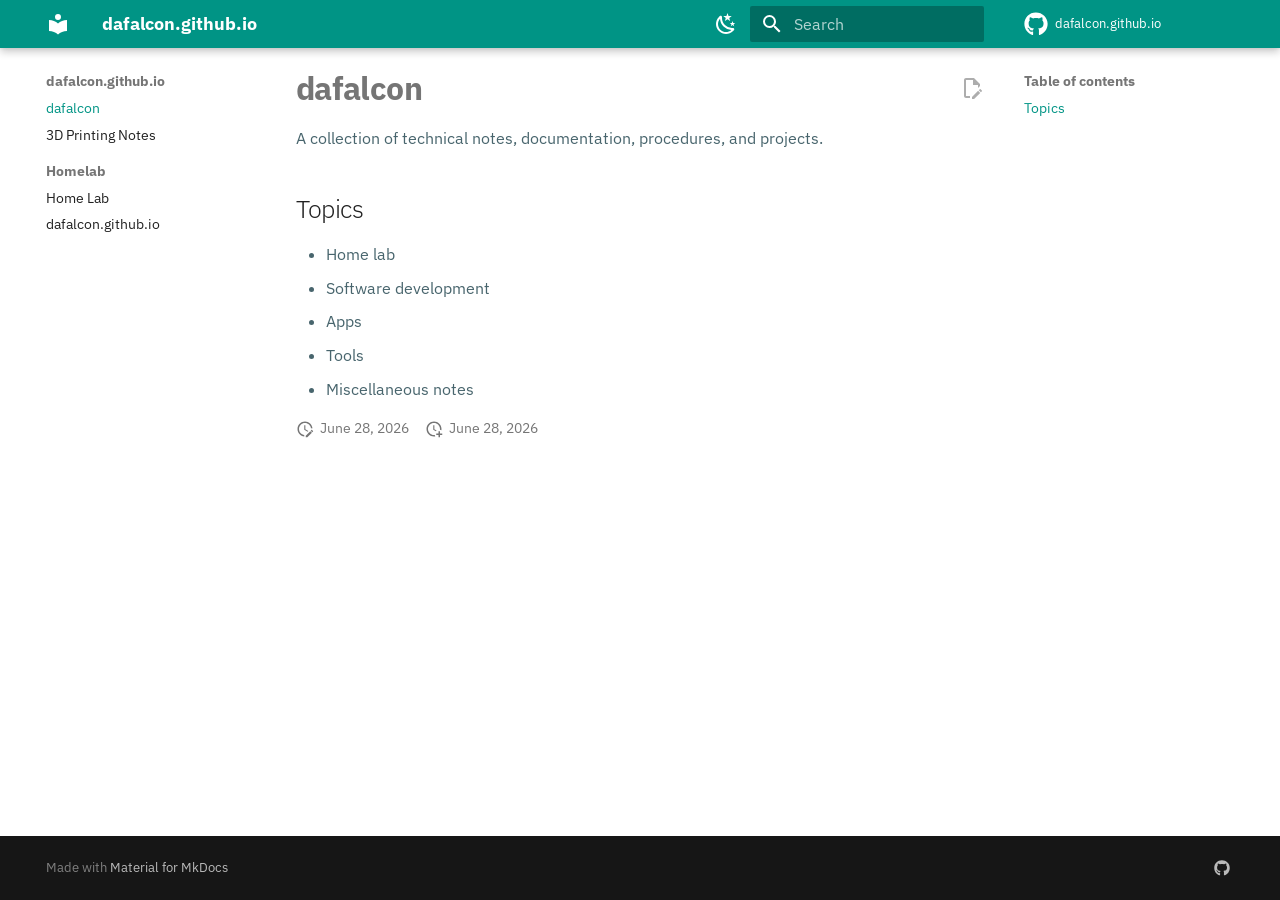
<file: index.html>
<!doctype html><html lang=en class=no-js> <head><meta charset=utf-8><meta name=viewport content="width=device-width,initial-scale=1"><meta name=description content="Technical notes, documentation, and projects"><link href=https://dafalcon.github.io/ rel=canonical><link href=3dprinting/ rel=next><link rel=icon href=assets/images/favicon.png><meta name=generator content="mkdocs-1.6.1, mkdocs-material-9.7.6"><title>dafalcon.github.io</title><link rel=stylesheet href=assets/stylesheets/main.484c7ddc.min.css><link rel=stylesheet href=assets/stylesheets/palette.ab4e12ef.min.css><link rel=preconnect href=https://fonts.gstatic.com crossorigin><link rel=stylesheet href="https://fonts.googleapis.com/css?family=IBM+Plex+Sans:300,300i,400,400i,700,700i%7CIBM+Plex+Mono:400,400i,700,700i&display=fallback"><style>:root{--md-text-font:"IBM Plex Sans";--md-code-font:"IBM Plex Mono"}</style><link rel=stylesheet href=stylesheets/extra.css><script>__md_scope=new URL(".",location),__md_hash=e=>[...e].reduce(((e,_)=>(e<<5)-e+_.charCodeAt(0)),0),__md_get=(e,_=localStorage,t=__md_scope)=>JSON.parse(_.getItem(t.pathname+"."+e)),__md_set=(e,_,t=localStorage,a=__md_scope)=>{try{t.setItem(a.pathname+"."+e,JSON.stringify(_))}catch(e){}}</script></head> <body dir=ltr data-md-color-scheme=default data-md-color-primary=teal data-md-color-accent=amber> <input class=md-toggle data-md-toggle=drawer type=checkbox id=__drawer autocomplete=off> <input class=md-toggle data-md-toggle=search type=checkbox id=__search autocomplete=off> <label class=md-overlay for=__drawer></label> <div data-md-component=skip> <a href=#dafalcon class=md-skip> Skip to content </a> </div> <div data-md-component=announce> </div> <header class="md-header md-header--shadow" data-md-component=header> <nav class="md-header__inner md-grid" aria-label=Header> <a href=. title=dafalcon.github.io class="md-header__button md-logo" aria-label=dafalcon.github.io data-md-component=logo> <svg xmlns=http://www.w3.org/2000/svg viewbox="0 0 24 24"><path d="M12 8a3 3 0 0 0 3-3 3 3 0 0 0-3-3 3 3 0 0 0-3 3 3 3 0 0 0 3 3m0 3.54C9.64 9.35 6.5 8 3 8v11c3.5 0 6.64 1.35 9 3.54 2.36-2.19 5.5-3.54 9-3.54V8c-3.5 0-6.64 1.35-9 3.54"/></svg> </a> <label class="md-header__button md-icon" for=__drawer> <svg xmlns=http://www.w3.org/2000/svg viewbox="0 0 24 24"><path d="M3 6h18v2H3zm0 5h18v2H3zm0 5h18v2H3z"/></svg> </label> <div class=md-header__title data-md-component=header-title> <div class=md-header__ellipsis> <div class=md-header__topic> <span class=md-ellipsis> dafalcon.github.io </span> </div> <div class=md-header__topic data-md-component=header-topic> <span class=md-ellipsis> dafalcon </span> </div> </div> </div> <form class=md-header__option data-md-component=palette> <input class=md-option data-md-color-media data-md-color-scheme=default data-md-color-primary=teal data-md-color-accent=amber aria-label="Switch to dark mode" type=radio name=__palette id=__palette_0> <label class="md-header__button md-icon" title="Switch to dark mode" for=__palette_1 hidden> <svg xmlns=http://www.w3.org/2000/svg viewbox="0 0 24 24"><path d="m17.75 4.09-2.53 1.94.91 3.06-2.63-1.81-2.63 1.81.91-3.06-2.53-1.94L12.44 4l1.06-3 1.06 3zm3.5 6.91-1.64 1.25.59 1.98-1.7-1.17-1.7 1.17.59-1.98L15.75 11l2.06-.05L18.5 9l.69 1.95zm-2.28 4.95c.83-.08 1.72 1.1 1.19 1.85-.32.45-.66.87-1.08 1.27C15.17 23 8.84 23 4.94 19.07c-3.91-3.9-3.91-10.24 0-14.14.4-.4.82-.76 1.27-1.08.75-.53 1.93.36 1.85 1.19-.27 2.86.69 5.83 2.89 8.02a9.96 9.96 0 0 0 8.02 2.89m-1.64 2.02a12.08 12.08 0 0 1-7.8-3.47c-2.17-2.19-3.33-5-3.49-7.82-2.81 3.14-2.7 7.96.31 10.98 3.02 3.01 7.84 3.12 10.98.31"/></svg> </label> <input class=md-option data-md-color-media data-md-color-scheme=slate data-md-color-primary=teal data-md-color-accent=amber aria-label="Switch to light mode" type=radio name=__palette id=__palette_1> <label class="md-header__button md-icon" title="Switch to light mode" for=__palette_0 hidden> <svg xmlns=http://www.w3.org/2000/svg viewbox="0 0 24 24"><path d="M12 7a5 5 0 0 1 5 5 5 5 0 0 1-5 5 5 5 0 0 1-5-5 5 5 0 0 1 5-5m0 2a3 3 0 0 0-3 3 3 3 0 0 0 3 3 3 3 0 0 0 3-3 3 3 0 0 0-3-3m0-7 2.39 3.42C13.65 5.15 12.84 5 12 5s-1.65.15-2.39.42zM3.34 7l4.16-.35A7.2 7.2 0 0 0 5.94 8.5c-.44.74-.69 1.5-.83 2.29zm.02 10 1.76-3.77a7.131 7.131 0 0 0 2.38 4.14zM20.65 7l-1.77 3.79a7.02 7.02 0 0 0-2.38-4.15zm-.01 10-4.14.36c.59-.51 1.12-1.14 1.54-1.86.42-.73.69-1.5.83-2.29zM12 22l-2.41-3.44c.74.27 1.55.44 2.41.44.82 0 1.63-.17 2.37-.44z"/></svg> </label> </form> <script>var palette=__md_get("__palette");if(palette&&palette.color){if("(prefers-color-scheme)"===palette.color.media){var media=matchMedia("(prefers-color-scheme: light)"),input=document.querySelector(media.matches?"[data-md-color-media='(prefers-color-scheme: light)']":"[data-md-color-media='(prefers-color-scheme: dark)']");palette.color.media=input.getAttribute("data-md-color-media"),palette.color.scheme=input.getAttribute("data-md-color-scheme"),palette.color.primary=input.getAttribute("data-md-color-primary"),palette.color.accent=input.getAttribute("data-md-color-accent")}for(var[key,value]of Object.entries(palette.color))document.body.setAttribute("data-md-color-"+key,value)}</script> <label class="md-header__button md-icon" for=__search> <svg xmlns=http://www.w3.org/2000/svg viewbox="0 0 24 24"><path d="M9.5 3A6.5 6.5 0 0 1 16 9.5c0 1.61-.59 3.09-1.56 4.23l.27.27h.79l5 5-1.5 1.5-5-5v-.79l-.27-.27A6.52 6.52 0 0 1 9.5 16 6.5 6.5 0 0 1 3 9.5 6.5 6.5 0 0 1 9.5 3m0 2C7 5 5 7 5 9.5S7 14 9.5 14 14 12 14 9.5 12 5 9.5 5"/></svg> </label> <div class=md-search data-md-component=search role=dialog> <label class=md-search__overlay for=__search></label> <div class=md-search__inner role=search> <form class=md-search__form name=search> <input type=text class=md-search__input name=query aria-label=Search placeholder=Search autocapitalize=off autocorrect=off autocomplete=off spellcheck=false data-md-component=search-query required> <label class="md-search__icon md-icon" for=__search> <svg xmlns=http://www.w3.org/2000/svg viewbox="0 0 24 24"><path d="M9.5 3A6.5 6.5 0 0 1 16 9.5c0 1.61-.59 3.09-1.56 4.23l.27.27h.79l5 5-1.5 1.5-5-5v-.79l-.27-.27A6.52 6.52 0 0 1 9.5 16 6.5 6.5 0 0 1 3 9.5 6.5 6.5 0 0 1 9.5 3m0 2C7 5 5 7 5 9.5S7 14 9.5 14 14 12 14 9.5 12 5 9.5 5"/></svg> <svg xmlns=http://www.w3.org/2000/svg viewbox="0 0 24 24"><path d="M20 11v2H8l5.5 5.5-1.42 1.42L4.16 12l7.92-7.92L13.5 5.5 8 11z"/></svg> </label> <nav class=md-search__options aria-label=Search> <button type=reset class="md-search__icon md-icon" title=Clear aria-label=Clear tabindex=-1> <svg xmlns=http://www.w3.org/2000/svg viewbox="0 0 24 24"><path d="M19 6.41 17.59 5 12 10.59 6.41 5 5 6.41 10.59 12 5 17.59 6.41 19 12 13.41 17.59 19 19 17.59 13.41 12z"/></svg> </button> </nav> <div class=md-search__suggest data-md-component=search-suggest></div> </form> <div class=md-search__output> <div class=md-search__scrollwrap tabindex=0 data-md-scrollfix> <div class=md-search-result data-md-component=search-result> <div class=md-search-result__meta> Initializing search </div> <ol class=md-search-result__list role=presentation></ol> </div> </div> </div> </div> </div> <div class=md-header__source> <a href=https://github.com/dafalcon/dafalcon.github.io title="Go to repository" class=md-source data-md-component=source> <div class="md-source__icon md-icon"> <svg xmlns=http://www.w3.org/2000/svg viewbox="0 0 512 512"><!-- Font Awesome Free 7.1.0 by @fontawesome - https://fontawesome.com License - https://fontawesome.com/license/free (Icons: CC BY 4.0, Fonts: SIL OFL 1.1, Code: MIT License) Copyright 2025 Fonticons, Inc.--><path d="M173.9 397.4c0 2-2.3 3.6-5.2 3.6-3.3.3-5.6-1.3-5.6-3.6 0-2 2.3-3.6 5.2-3.6 3-.3 5.6 1.3 5.6 3.6m-31.1-4.5c-.7 2 1.3 4.3 4.3 4.9 2.6 1 5.6 0 6.2-2s-1.3-4.3-4.3-5.2c-2.6-.7-5.5.3-6.2 2.3m44.2-1.7c-2.9.7-4.9 2.6-4.6 4.9.3 2 2.9 3.3 5.9 2.6 2.9-.7 4.9-2.6 4.6-4.6-.3-1.9-3-3.2-5.9-2.9M252.8 8C114.1 8 8 113.3 8 252c0 110.9 69.8 205.8 169.5 239.2 12.8 2.3 17.3-5.6 17.3-12.1 0-6.2-.3-40.4-.3-61.4 0 0-70 15-84.7-29.8 0 0-11.4-29.1-27.8-36.6 0 0-22.9-15.7 1.6-15.4 0 0 24.9 2 38.6 25.8 21.9 38.6 58.6 27.5 72.9 20.9 2.3-16 8.8-27.1 16-33.7-55.9-6.2-112.3-14.3-112.3-110.5 0-27.5 7.6-41.3 23.6-58.9-2.6-6.5-11.1-33.3 2.6-67.9 20.9-6.5 69 27 69 27 20-5.6 41.5-8.5 62.8-8.5s42.8 2.9 62.8 8.5c0 0 48.1-33.6 69-27 13.7 34.7 5.2 61.4 2.6 67.9 16 17.7 25.8 31.5 25.8 58.9 0 96.5-58.9 104.2-114.8 110.5 9.2 7.9 17 22.9 17 46.4 0 33.7-.3 75.4-.3 83.6 0 6.5 4.6 14.4 17.3 12.1C436.2 457.8 504 362.9 504 252 504 113.3 391.5 8 252.8 8M105.2 352.9c-1.3 1-1 3.3.7 5.2 1.6 1.6 3.9 2.3 5.2 1 1.3-1 1-3.3-.7-5.2-1.6-1.6-3.9-2.3-5.2-1m-10.8-8.1c-.7 1.3.3 2.9 2.3 3.9 1.6 1 3.6.7 4.3-.7.7-1.3-.3-2.9-2.3-3.9-2-.6-3.6-.3-4.3.7m32.4 35.6c-1.6 1.3-1 4.3 1.3 6.2 2.3 2.3 5.2 2.6 6.5 1 1.3-1.3.7-4.3-1.3-6.2-2.2-2.3-5.2-2.6-6.5-1m-11.4-14.7c-1.6 1-1.6 3.6 0 5.9s4.3 3.3 5.6 2.3c1.6-1.3 1.6-3.9 0-6.2-1.4-2.3-4-3.3-5.6-2"/></svg> </div> <div class=md-source__repository> dafalcon.github.io </div> </a> </div> </nav> </header> <div class=md-container data-md-component=container> <main class=md-main data-md-component=main> <div class="md-main__inner md-grid"> <div class="md-sidebar md-sidebar--primary" data-md-component=sidebar data-md-type=navigation> <div class=md-sidebar__scrollwrap> <div class=md-sidebar__inner> <nav class="md-nav md-nav--primary" aria-label=Navigation data-md-level=0> <label class=md-nav__title for=__drawer> <a href=. title=dafalcon.github.io class="md-nav__button md-logo" aria-label=dafalcon.github.io data-md-component=logo> <svg xmlns=http://www.w3.org/2000/svg viewbox="0 0 24 24"><path d="M12 8a3 3 0 0 0 3-3 3 3 0 0 0-3-3 3 3 0 0 0-3 3 3 3 0 0 0 3 3m0 3.54C9.64 9.35 6.5 8 3 8v11c3.5 0 6.64 1.35 9 3.54 2.36-2.19 5.5-3.54 9-3.54V8c-3.5 0-6.64 1.35-9 3.54"/></svg> </a> dafalcon.github.io </label> <div class=md-nav__source> <a href=https://github.com/dafalcon/dafalcon.github.io title="Go to repository" class=md-source data-md-component=source> <div class="md-source__icon md-icon"> <svg xmlns=http://www.w3.org/2000/svg viewbox="0 0 512 512"><!-- Font Awesome Free 7.1.0 by @fontawesome - https://fontawesome.com License - https://fontawesome.com/license/free (Icons: CC BY 4.0, Fonts: SIL OFL 1.1, Code: MIT License) Copyright 2025 Fonticons, Inc.--><path d="M173.9 397.4c0 2-2.3 3.6-5.2 3.6-3.3.3-5.6-1.3-5.6-3.6 0-2 2.3-3.6 5.2-3.6 3-.3 5.6 1.3 5.6 3.6m-31.1-4.5c-.7 2 1.3 4.3 4.3 4.9 2.6 1 5.6 0 6.2-2s-1.3-4.3-4.3-5.2c-2.6-.7-5.5.3-6.2 2.3m44.2-1.7c-2.9.7-4.9 2.6-4.6 4.9.3 2 2.9 3.3 5.9 2.6 2.9-.7 4.9-2.6 4.6-4.6-.3-1.9-3-3.2-5.9-2.9M252.8 8C114.1 8 8 113.3 8 252c0 110.9 69.8 205.8 169.5 239.2 12.8 2.3 17.3-5.6 17.3-12.1 0-6.2-.3-40.4-.3-61.4 0 0-70 15-84.7-29.8 0 0-11.4-29.1-27.8-36.6 0 0-22.9-15.7 1.6-15.4 0 0 24.9 2 38.6 25.8 21.9 38.6 58.6 27.5 72.9 20.9 2.3-16 8.8-27.1 16-33.7-55.9-6.2-112.3-14.3-112.3-110.5 0-27.5 7.6-41.3 23.6-58.9-2.6-6.5-11.1-33.3 2.6-67.9 20.9-6.5 69 27 69 27 20-5.6 41.5-8.5 62.8-8.5s42.8 2.9 62.8 8.5c0 0 48.1-33.6 69-27 13.7 34.7 5.2 61.4 2.6 67.9 16 17.7 25.8 31.5 25.8 58.9 0 96.5-58.9 104.2-114.8 110.5 9.2 7.9 17 22.9 17 46.4 0 33.7-.3 75.4-.3 83.6 0 6.5 4.6 14.4 17.3 12.1C436.2 457.8 504 362.9 504 252 504 113.3 391.5 8 252.8 8M105.2 352.9c-1.3 1-1 3.3.7 5.2 1.6 1.6 3.9 2.3 5.2 1 1.3-1 1-3.3-.7-5.2-1.6-1.6-3.9-2.3-5.2-1m-10.8-8.1c-.7 1.3.3 2.9 2.3 3.9 1.6 1 3.6.7 4.3-.7.7-1.3-.3-2.9-2.3-3.9-2-.6-3.6-.3-4.3.7m32.4 35.6c-1.6 1.3-1 4.3 1.3 6.2 2.3 2.3 5.2 2.6 6.5 1 1.3-1.3.7-4.3-1.3-6.2-2.2-2.3-5.2-2.6-6.5-1m-11.4-14.7c-1.6 1-1.6 3.6 0 5.9s4.3 3.3 5.6 2.3c1.6-1.3 1.6-3.9 0-6.2-1.4-2.3-4-3.3-5.6-2"/></svg> </div> <div class=md-source__repository> dafalcon.github.io </div> </a> </div> <ul class=md-nav__list data-md-scrollfix> <li class="md-nav__item md-nav__item--active"> <input class="md-nav__toggle md-toggle" type=checkbox id=__toc> <label class="md-nav__link md-nav__link--active" for=__toc> <span class=md-ellipsis> dafalcon </span> <span class="md-nav__icon md-icon"></span> </label> <a href=. class="md-nav__link md-nav__link--active"> <span class=md-ellipsis> dafalcon </span> </a> <nav class="md-nav md-nav--secondary" aria-label="Table of contents"> <label class=md-nav__title for=__toc> <span class="md-nav__icon md-icon"></span> Table of contents </label> <ul class=md-nav__list data-md-component=toc data-md-scrollfix> <li class=md-nav__item> <a href=#topics class=md-nav__link> <span class=md-ellipsis> Topics </span> </a> </li> </ul> </nav> </li> <li class=md-nav__item> <a href=3dprinting/ class=md-nav__link> <span class=md-ellipsis> 3D Printing Notes </span> </a> </li> <li class="md-nav__item md-nav__item--section md-nav__item--nested"> <input class="md-nav__toggle md-toggle md-toggle--indeterminate" type=checkbox id=__nav_3> <label class=md-nav__link for=__nav_3 id=__nav_3_label tabindex> <span class=md-ellipsis> Homelab </span> <span class="md-nav__icon md-icon"></span> </label> <nav class=md-nav data-md-level=1 aria-labelledby=__nav_3_label aria-expanded=false> <label class=md-nav__title for=__nav_3> <span class="md-nav__icon md-icon"></span> Homelab </label> <ul class=md-nav__list data-md-scrollfix> <li class=md-nav__item> <a href=homelab/ class=md-nav__link> <span class=md-ellipsis> Home Lab </span> </a> </li> <li class=md-nav__item> <a href=homelab/dafalcon.github.io/ class=md-nav__link> <span class=md-ellipsis> dafalcon.github.io </span> </a> </li> </ul> </nav> </li> </ul> </nav> </div> </div> </div> <div class="md-sidebar md-sidebar--secondary" data-md-component=sidebar data-md-type=toc> <div class=md-sidebar__scrollwrap> <div class=md-sidebar__inner> <nav class="md-nav md-nav--secondary" aria-label="Table of contents"> <label class=md-nav__title for=__toc> <span class="md-nav__icon md-icon"></span> Table of contents </label> <ul class=md-nav__list data-md-component=toc data-md-scrollfix> <li class=md-nav__item> <a href=#topics class=md-nav__link> <span class=md-ellipsis> Topics </span> </a> </li> </ul> </nav> </div> </div> </div> <div class=md-content data-md-component=content> <article class="md-content__inner md-typeset"> <a href=https://github.com/dafalcon/dafalcon.github.io/edit/main/docs/index.md title="Edit this page" class="md-content__button md-icon" rel=edit> <svg xmlns=http://www.w3.org/2000/svg viewbox="0 0 24 24"><path d="M10 20H6V4h7v5h5v3.1l2-2V8l-6-6H6c-1.1 0-2 .9-2 2v16c0 1.1.9 2 2 2h4zm10.2-7c.1 0 .3.1.4.2l1.3 1.3c.2.2.2.6 0 .8l-1 1-2.1-2.1 1-1c.1-.1.2-.2.4-.2m0 3.9L14.1 23H12v-2.1l6.1-6.1z"/></svg> </a> <h1 id=dafalcon>dafalcon</h1> <p>A collection of technical notes, documentation, procedures, and projects.</p> <h2 id=topics>Topics</h2> <ul> <li>Home lab</li> <li>Software development</li> <li>Apps</li> <li>Tools</li> <li>Miscellaneous notes</li> </ul> <aside class=md-source-file> <span class=md-source-file__fact> <span class=md-icon title="Last update"> <svg xmlns=http://www.w3.org/2000/svg viewbox="0 0 24 24"><path d="M21 13.1c-.1 0-.3.1-.4.2l-1 1 2.1 2.1 1-1c.2-.2.2-.6 0-.8l-1.3-1.3c-.1-.1-.2-.2-.4-.2m-1.9 1.8-6.1 6V23h2.1l6.1-6.1zM12.5 7v5.2l4 2.4-1 1L11 13V7zM11 21.9c-5.1-.5-9-4.8-9-9.9C2 6.5 6.5 2 12 2c5.3 0 9.6 4.1 10 9.3-.3-.1-.6-.2-1-.2s-.7.1-1 .2C19.6 7.2 16.2 4 12 4c-4.4 0-8 3.6-8 8 0 4.1 3.1 7.5 7.1 7.9l-.1.2z"/></svg> </span> <span class="git-revision-date-localized-plugin git-revision-date-localized-plugin-date" title="June 28, 2026 19:19:43 UTC">June 28, 2026</span> </span> <span class=md-source-file__fact> <span class=md-icon title=Created> <svg xmlns=http://www.w3.org/2000/svg viewbox="0 0 24 24"><path d="M14.47 15.08 11 13V7h1.5v5.25l3.08 1.83c-.41.28-.79.62-1.11 1m-1.39 4.84c-.36.05-.71.08-1.08.08-4.42 0-8-3.58-8-8s3.58-8 8-8 8 3.58 8 8c0 .37-.03.72-.08 1.08.69.1 1.33.32 1.92.64.1-.56.16-1.13.16-1.72 0-5.5-4.5-10-10-10S2 6.5 2 12s4.47 10 10 10c.59 0 1.16-.06 1.72-.16-.32-.59-.54-1.23-.64-1.92M18 15v3h-3v2h3v3h2v-3h3v-2h-3v-3z"/></svg> </span> <span class="git-revision-date-localized-plugin git-revision-date-localized-plugin-date" title="June 28, 2026 19:19:43 UTC">June 28, 2026</span> </span> </aside> </article> </div> <script>var target=document.getElementById(location.hash.slice(1));target&&target.name&&(target.checked=target.name.startsWith("__tabbed_"))</script> </div> <button type=button class="md-top md-icon" data-md-component=top hidden> <svg xmlns=http://www.w3.org/2000/svg viewbox="0 0 24 24"><path d="M13 20h-2V8l-5.5 5.5-1.42-1.42L12 4.16l7.92 7.92-1.42 1.42L13 8z"/></svg> Back to top </button> </main> <footer class=md-footer> <div class="md-footer-meta md-typeset"> <div class="md-footer-meta__inner md-grid"> <div class=md-copyright> Made with <a href=https://squidfunk.github.io/mkdocs-material/ target=_blank rel=noopener> Material for MkDocs </a> </div> <div class=md-social> <a href=https://github.com/dafalcon target=_blank rel=noopener title=github.com class=md-social__link> <svg xmlns=http://www.w3.org/2000/svg viewbox="0 0 512 512"><!-- Font Awesome Free 7.1.0 by @fontawesome - https://fontawesome.com License - https://fontawesome.com/license/free (Icons: CC BY 4.0, Fonts: SIL OFL 1.1, Code: MIT License) Copyright 2025 Fonticons, Inc.--><path d="M173.9 397.4c0 2-2.3 3.6-5.2 3.6-3.3.3-5.6-1.3-5.6-3.6 0-2 2.3-3.6 5.2-3.6 3-.3 5.6 1.3 5.6 3.6m-31.1-4.5c-.7 2 1.3 4.3 4.3 4.9 2.6 1 5.6 0 6.2-2s-1.3-4.3-4.3-5.2c-2.6-.7-5.5.3-6.2 2.3m44.2-1.7c-2.9.7-4.9 2.6-4.6 4.9.3 2 2.9 3.3 5.9 2.6 2.9-.7 4.9-2.6 4.6-4.6-.3-1.9-3-3.2-5.9-2.9M252.8 8C114.1 8 8 113.3 8 252c0 110.9 69.8 205.8 169.5 239.2 12.8 2.3 17.3-5.6 17.3-12.1 0-6.2-.3-40.4-.3-61.4 0 0-70 15-84.7-29.8 0 0-11.4-29.1-27.8-36.6 0 0-22.9-15.7 1.6-15.4 0 0 24.9 2 38.6 25.8 21.9 38.6 58.6 27.5 72.9 20.9 2.3-16 8.8-27.1 16-33.7-55.9-6.2-112.3-14.3-112.3-110.5 0-27.5 7.6-41.3 23.6-58.9-2.6-6.5-11.1-33.3 2.6-67.9 20.9-6.5 69 27 69 27 20-5.6 41.5-8.5 62.8-8.5s42.8 2.9 62.8 8.5c0 0 48.1-33.6 69-27 13.7 34.7 5.2 61.4 2.6 67.9 16 17.7 25.8 31.5 25.8 58.9 0 96.5-58.9 104.2-114.8 110.5 9.2 7.9 17 22.9 17 46.4 0 33.7-.3 75.4-.3 83.6 0 6.5 4.6 14.4 17.3 12.1C436.2 457.8 504 362.9 504 252 504 113.3 391.5 8 252.8 8M105.2 352.9c-1.3 1-1 3.3.7 5.2 1.6 1.6 3.9 2.3 5.2 1 1.3-1 1-3.3-.7-5.2-1.6-1.6-3.9-2.3-5.2-1m-10.8-8.1c-.7 1.3.3 2.9 2.3 3.9 1.6 1 3.6.7 4.3-.7.7-1.3-.3-2.9-2.3-3.9-2-.6-3.6-.3-4.3.7m32.4 35.6c-1.6 1.3-1 4.3 1.3 6.2 2.3 2.3 5.2 2.6 6.5 1 1.3-1.3.7-4.3-1.3-6.2-2.2-2.3-5.2-2.6-6.5-1m-11.4-14.7c-1.6 1-1.6 3.6 0 5.9s4.3 3.3 5.6 2.3c1.6-1.3 1.6-3.9 0-6.2-1.4-2.3-4-3.3-5.6-2"/></svg> </a> </div> </div> </div> </footer> </div> <div class=md-dialog data-md-component=dialog> <div class="md-dialog__inner md-typeset"></div> </div> <script id=__config type=application/json>{"annotate": null, "base": ".", "features": ["navigation.instant", "navigation.top", "navigation.sections", "navigation.expand", "toc.follow", "content.action.edit", "content.code.copy", "search.suggest", "search.highlight"], "search": "assets/javascripts/workers/search.2c215733.min.js", "tags": null, "translations": {"clipboard.copied": "Copied to clipboard", "clipboard.copy": "Copy to clipboard", "search.result.more.one": "1 more on this page", "search.result.more.other": "# more on this page", "search.result.none": "No matching documents", "search.result.one": "1 matching document", "search.result.other": "# matching documents", "search.result.placeholder": "Type to start searching", "search.result.term.missing": "Missing", "select.version": "Select version"}, "version": null}</script> <script src=assets/javascripts/bundle.79ae519e.min.js></script> <script src=javascripts/analytics.js defer></script> </body> </html>
</file>
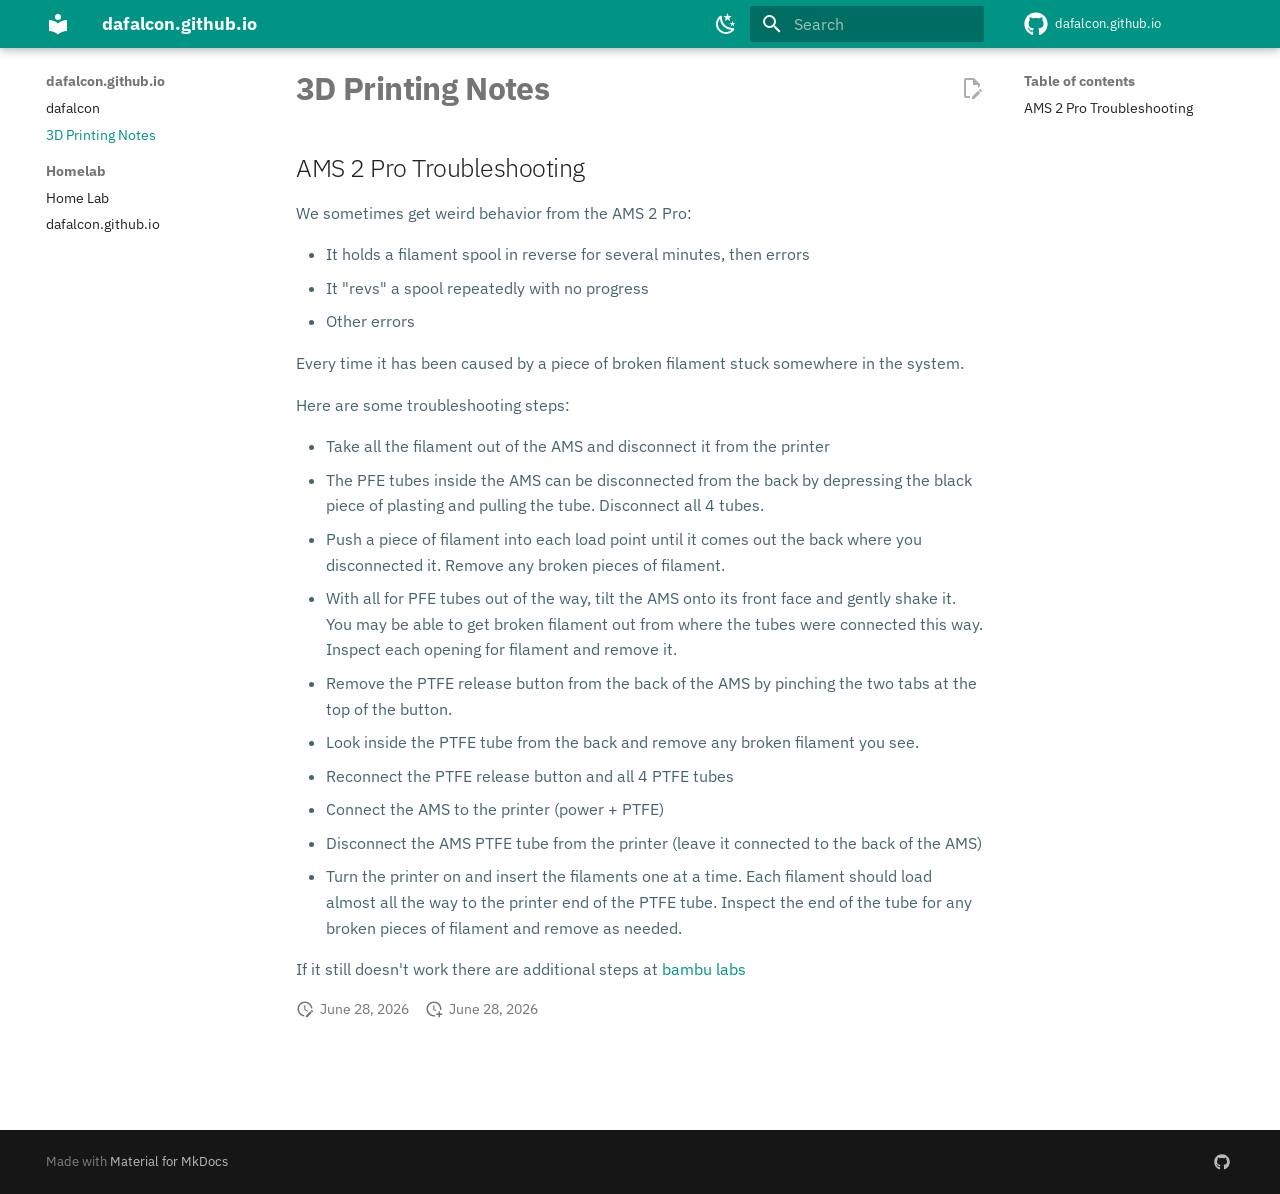
<file: 3dprinting/index.html>
<!doctype html><html lang=en class=no-js> <head><meta charset=utf-8><meta name=viewport content="width=device-width,initial-scale=1"><meta name=description content="Technical notes, documentation, and projects"><link href=https://dafalcon.github.io/3dprinting/ rel=canonical><link rel=prev href=..><link href=../homelab/ rel=next><link rel=icon href=../assets/images/favicon.png><meta name=generator content="mkdocs-1.6.1, mkdocs-material-9.7.6"><title>3D Printing Notes - dafalcon.github.io</title><link rel=stylesheet href=../assets/stylesheets/main.484c7ddc.min.css><link rel=stylesheet href=../assets/stylesheets/palette.ab4e12ef.min.css><link rel=preconnect href=https://fonts.gstatic.com crossorigin><link rel=stylesheet href="https://fonts.googleapis.com/css?family=IBM+Plex+Sans:300,300i,400,400i,700,700i%7CIBM+Plex+Mono:400,400i,700,700i&display=fallback"><style>:root{--md-text-font:"IBM Plex Sans";--md-code-font:"IBM Plex Mono"}</style><link rel=stylesheet href=../stylesheets/extra.css><script>__md_scope=new URL("..",location),__md_hash=e=>[...e].reduce(((e,_)=>(e<<5)-e+_.charCodeAt(0)),0),__md_get=(e,_=localStorage,t=__md_scope)=>JSON.parse(_.getItem(t.pathname+"."+e)),__md_set=(e,_,t=localStorage,a=__md_scope)=>{try{t.setItem(a.pathname+"."+e,JSON.stringify(_))}catch(e){}}</script></head> <body dir=ltr data-md-color-scheme=default data-md-color-primary=teal data-md-color-accent=amber> <input class=md-toggle data-md-toggle=drawer type=checkbox id=__drawer autocomplete=off> <input class=md-toggle data-md-toggle=search type=checkbox id=__search autocomplete=off> <label class=md-overlay for=__drawer></label> <div data-md-component=skip> <a href=#3d-printing-notes class=md-skip> Skip to content </a> </div> <div data-md-component=announce> </div> <header class="md-header md-header--shadow" data-md-component=header> <nav class="md-header__inner md-grid" aria-label=Header> <a href=.. title=dafalcon.github.io class="md-header__button md-logo" aria-label=dafalcon.github.io data-md-component=logo> <svg xmlns=http://www.w3.org/2000/svg viewbox="0 0 24 24"><path d="M12 8a3 3 0 0 0 3-3 3 3 0 0 0-3-3 3 3 0 0 0-3 3 3 3 0 0 0 3 3m0 3.54C9.64 9.35 6.5 8 3 8v11c3.5 0 6.64 1.35 9 3.54 2.36-2.19 5.5-3.54 9-3.54V8c-3.5 0-6.64 1.35-9 3.54"/></svg> </a> <label class="md-header__button md-icon" for=__drawer> <svg xmlns=http://www.w3.org/2000/svg viewbox="0 0 24 24"><path d="M3 6h18v2H3zm0 5h18v2H3zm0 5h18v2H3z"/></svg> </label> <div class=md-header__title data-md-component=header-title> <div class=md-header__ellipsis> <div class=md-header__topic> <span class=md-ellipsis> dafalcon.github.io </span> </div> <div class=md-header__topic data-md-component=header-topic> <span class=md-ellipsis> 3D Printing Notes </span> </div> </div> </div> <form class=md-header__option data-md-component=palette> <input class=md-option data-md-color-media data-md-color-scheme=default data-md-color-primary=teal data-md-color-accent=amber aria-label="Switch to dark mode" type=radio name=__palette id=__palette_0> <label class="md-header__button md-icon" title="Switch to dark mode" for=__palette_1 hidden> <svg xmlns=http://www.w3.org/2000/svg viewbox="0 0 24 24"><path d="m17.75 4.09-2.53 1.94.91 3.06-2.63-1.81-2.63 1.81.91-3.06-2.53-1.94L12.44 4l1.06-3 1.06 3zm3.5 6.91-1.64 1.25.59 1.98-1.7-1.17-1.7 1.17.59-1.98L15.75 11l2.06-.05L18.5 9l.69 1.95zm-2.28 4.95c.83-.08 1.72 1.1 1.19 1.85-.32.45-.66.87-1.08 1.27C15.17 23 8.84 23 4.94 19.07c-3.91-3.9-3.91-10.24 0-14.14.4-.4.82-.76 1.27-1.08.75-.53 1.93.36 1.85 1.19-.27 2.86.69 5.83 2.89 8.02a9.96 9.96 0 0 0 8.02 2.89m-1.64 2.02a12.08 12.08 0 0 1-7.8-3.47c-2.17-2.19-3.33-5-3.49-7.82-2.81 3.14-2.7 7.96.31 10.98 3.02 3.01 7.84 3.12 10.98.31"/></svg> </label> <input class=md-option data-md-color-media data-md-color-scheme=slate data-md-color-primary=teal data-md-color-accent=amber aria-label="Switch to light mode" type=radio name=__palette id=__palette_1> <label class="md-header__button md-icon" title="Switch to light mode" for=__palette_0 hidden> <svg xmlns=http://www.w3.org/2000/svg viewbox="0 0 24 24"><path d="M12 7a5 5 0 0 1 5 5 5 5 0 0 1-5 5 5 5 0 0 1-5-5 5 5 0 0 1 5-5m0 2a3 3 0 0 0-3 3 3 3 0 0 0 3 3 3 3 0 0 0 3-3 3 3 0 0 0-3-3m0-7 2.39 3.42C13.65 5.15 12.84 5 12 5s-1.65.15-2.39.42zM3.34 7l4.16-.35A7.2 7.2 0 0 0 5.94 8.5c-.44.74-.69 1.5-.83 2.29zm.02 10 1.76-3.77a7.131 7.131 0 0 0 2.38 4.14zM20.65 7l-1.77 3.79a7.02 7.02 0 0 0-2.38-4.15zm-.01 10-4.14.36c.59-.51 1.12-1.14 1.54-1.86.42-.73.69-1.5.83-2.29zM12 22l-2.41-3.44c.74.27 1.55.44 2.41.44.82 0 1.63-.17 2.37-.44z"/></svg> </label> </form> <script>var palette=__md_get("__palette");if(palette&&palette.color){if("(prefers-color-scheme)"===palette.color.media){var media=matchMedia("(prefers-color-scheme: light)"),input=document.querySelector(media.matches?"[data-md-color-media='(prefers-color-scheme: light)']":"[data-md-color-media='(prefers-color-scheme: dark)']");palette.color.media=input.getAttribute("data-md-color-media"),palette.color.scheme=input.getAttribute("data-md-color-scheme"),palette.color.primary=input.getAttribute("data-md-color-primary"),palette.color.accent=input.getAttribute("data-md-color-accent")}for(var[key,value]of Object.entries(palette.color))document.body.setAttribute("data-md-color-"+key,value)}</script> <label class="md-header__button md-icon" for=__search> <svg xmlns=http://www.w3.org/2000/svg viewbox="0 0 24 24"><path d="M9.5 3A6.5 6.5 0 0 1 16 9.5c0 1.61-.59 3.09-1.56 4.23l.27.27h.79l5 5-1.5 1.5-5-5v-.79l-.27-.27A6.52 6.52 0 0 1 9.5 16 6.5 6.5 0 0 1 3 9.5 6.5 6.5 0 0 1 9.5 3m0 2C7 5 5 7 5 9.5S7 14 9.5 14 14 12 14 9.5 12 5 9.5 5"/></svg> </label> <div class=md-search data-md-component=search role=dialog> <label class=md-search__overlay for=__search></label> <div class=md-search__inner role=search> <form class=md-search__form name=search> <input type=text class=md-search__input name=query aria-label=Search placeholder=Search autocapitalize=off autocorrect=off autocomplete=off spellcheck=false data-md-component=search-query required> <label class="md-search__icon md-icon" for=__search> <svg xmlns=http://www.w3.org/2000/svg viewbox="0 0 24 24"><path d="M9.5 3A6.5 6.5 0 0 1 16 9.5c0 1.61-.59 3.09-1.56 4.23l.27.27h.79l5 5-1.5 1.5-5-5v-.79l-.27-.27A6.52 6.52 0 0 1 9.5 16 6.5 6.5 0 0 1 3 9.5 6.5 6.5 0 0 1 9.5 3m0 2C7 5 5 7 5 9.5S7 14 9.5 14 14 12 14 9.5 12 5 9.5 5"/></svg> <svg xmlns=http://www.w3.org/2000/svg viewbox="0 0 24 24"><path d="M20 11v2H8l5.5 5.5-1.42 1.42L4.16 12l7.92-7.92L13.5 5.5 8 11z"/></svg> </label> <nav class=md-search__options aria-label=Search> <button type=reset class="md-search__icon md-icon" title=Clear aria-label=Clear tabindex=-1> <svg xmlns=http://www.w3.org/2000/svg viewbox="0 0 24 24"><path d="M19 6.41 17.59 5 12 10.59 6.41 5 5 6.41 10.59 12 5 17.59 6.41 19 12 13.41 17.59 19 19 17.59 13.41 12z"/></svg> </button> </nav> <div class=md-search__suggest data-md-component=search-suggest></div> </form> <div class=md-search__output> <div class=md-search__scrollwrap tabindex=0 data-md-scrollfix> <div class=md-search-result data-md-component=search-result> <div class=md-search-result__meta> Initializing search </div> <ol class=md-search-result__list role=presentation></ol> </div> </div> </div> </div> </div> <div class=md-header__source> <a href=https://github.com/dafalcon/dafalcon.github.io title="Go to repository" class=md-source data-md-component=source> <div class="md-source__icon md-icon"> <svg xmlns=http://www.w3.org/2000/svg viewbox="0 0 512 512"><!-- Font Awesome Free 7.1.0 by @fontawesome - https://fontawesome.com License - https://fontawesome.com/license/free (Icons: CC BY 4.0, Fonts: SIL OFL 1.1, Code: MIT License) Copyright 2025 Fonticons, Inc.--><path d="M173.9 397.4c0 2-2.3 3.6-5.2 3.6-3.3.3-5.6-1.3-5.6-3.6 0-2 2.3-3.6 5.2-3.6 3-.3 5.6 1.3 5.6 3.6m-31.1-4.5c-.7 2 1.3 4.3 4.3 4.9 2.6 1 5.6 0 6.2-2s-1.3-4.3-4.3-5.2c-2.6-.7-5.5.3-6.2 2.3m44.2-1.7c-2.9.7-4.9 2.6-4.6 4.9.3 2 2.9 3.3 5.9 2.6 2.9-.7 4.9-2.6 4.6-4.6-.3-1.9-3-3.2-5.9-2.9M252.8 8C114.1 8 8 113.3 8 252c0 110.9 69.8 205.8 169.5 239.2 12.8 2.3 17.3-5.6 17.3-12.1 0-6.2-.3-40.4-.3-61.4 0 0-70 15-84.7-29.8 0 0-11.4-29.1-27.8-36.6 0 0-22.9-15.7 1.6-15.4 0 0 24.9 2 38.6 25.8 21.9 38.6 58.6 27.5 72.9 20.9 2.3-16 8.8-27.1 16-33.7-55.9-6.2-112.3-14.3-112.3-110.5 0-27.5 7.6-41.3 23.6-58.9-2.6-6.5-11.1-33.3 2.6-67.9 20.9-6.5 69 27 69 27 20-5.6 41.5-8.5 62.8-8.5s42.8 2.9 62.8 8.5c0 0 48.1-33.6 69-27 13.7 34.7 5.2 61.4 2.6 67.9 16 17.7 25.8 31.5 25.8 58.9 0 96.5-58.9 104.2-114.8 110.5 9.2 7.9 17 22.9 17 46.4 0 33.7-.3 75.4-.3 83.6 0 6.5 4.6 14.4 17.3 12.1C436.2 457.8 504 362.9 504 252 504 113.3 391.5 8 252.8 8M105.2 352.9c-1.3 1-1 3.3.7 5.2 1.6 1.6 3.9 2.3 5.2 1 1.3-1 1-3.3-.7-5.2-1.6-1.6-3.9-2.3-5.2-1m-10.8-8.1c-.7 1.3.3 2.9 2.3 3.9 1.6 1 3.6.7 4.3-.7.7-1.3-.3-2.9-2.3-3.9-2-.6-3.6-.3-4.3.7m32.4 35.6c-1.6 1.3-1 4.3 1.3 6.2 2.3 2.3 5.2 2.6 6.5 1 1.3-1.3.7-4.3-1.3-6.2-2.2-2.3-5.2-2.6-6.5-1m-11.4-14.7c-1.6 1-1.6 3.6 0 5.9s4.3 3.3 5.6 2.3c1.6-1.3 1.6-3.9 0-6.2-1.4-2.3-4-3.3-5.6-2"/></svg> </div> <div class=md-source__repository> dafalcon.github.io </div> </a> </div> </nav> </header> <div class=md-container data-md-component=container> <main class=md-main data-md-component=main> <div class="md-main__inner md-grid"> <div class="md-sidebar md-sidebar--primary" data-md-component=sidebar data-md-type=navigation> <div class=md-sidebar__scrollwrap> <div class=md-sidebar__inner> <nav class="md-nav md-nav--primary" aria-label=Navigation data-md-level=0> <label class=md-nav__title for=__drawer> <a href=.. title=dafalcon.github.io class="md-nav__button md-logo" aria-label=dafalcon.github.io data-md-component=logo> <svg xmlns=http://www.w3.org/2000/svg viewbox="0 0 24 24"><path d="M12 8a3 3 0 0 0 3-3 3 3 0 0 0-3-3 3 3 0 0 0-3 3 3 3 0 0 0 3 3m0 3.54C9.64 9.35 6.5 8 3 8v11c3.5 0 6.64 1.35 9 3.54 2.36-2.19 5.5-3.54 9-3.54V8c-3.5 0-6.64 1.35-9 3.54"/></svg> </a> dafalcon.github.io </label> <div class=md-nav__source> <a href=https://github.com/dafalcon/dafalcon.github.io title="Go to repository" class=md-source data-md-component=source> <div class="md-source__icon md-icon"> <svg xmlns=http://www.w3.org/2000/svg viewbox="0 0 512 512"><!-- Font Awesome Free 7.1.0 by @fontawesome - https://fontawesome.com License - https://fontawesome.com/license/free (Icons: CC BY 4.0, Fonts: SIL OFL 1.1, Code: MIT License) Copyright 2025 Fonticons, Inc.--><path d="M173.9 397.4c0 2-2.3 3.6-5.2 3.6-3.3.3-5.6-1.3-5.6-3.6 0-2 2.3-3.6 5.2-3.6 3-.3 5.6 1.3 5.6 3.6m-31.1-4.5c-.7 2 1.3 4.3 4.3 4.9 2.6 1 5.6 0 6.2-2s-1.3-4.3-4.3-5.2c-2.6-.7-5.5.3-6.2 2.3m44.2-1.7c-2.9.7-4.9 2.6-4.6 4.9.3 2 2.9 3.3 5.9 2.6 2.9-.7 4.9-2.6 4.6-4.6-.3-1.9-3-3.2-5.9-2.9M252.8 8C114.1 8 8 113.3 8 252c0 110.9 69.8 205.8 169.5 239.2 12.8 2.3 17.3-5.6 17.3-12.1 0-6.2-.3-40.4-.3-61.4 0 0-70 15-84.7-29.8 0 0-11.4-29.1-27.8-36.6 0 0-22.9-15.7 1.6-15.4 0 0 24.9 2 38.6 25.8 21.9 38.6 58.6 27.5 72.9 20.9 2.3-16 8.8-27.1 16-33.7-55.9-6.2-112.3-14.3-112.3-110.5 0-27.5 7.6-41.3 23.6-58.9-2.6-6.5-11.1-33.3 2.6-67.9 20.9-6.5 69 27 69 27 20-5.6 41.5-8.5 62.8-8.5s42.8 2.9 62.8 8.5c0 0 48.1-33.6 69-27 13.7 34.7 5.2 61.4 2.6 67.9 16 17.7 25.8 31.5 25.8 58.9 0 96.5-58.9 104.2-114.8 110.5 9.2 7.9 17 22.9 17 46.4 0 33.7-.3 75.4-.3 83.6 0 6.5 4.6 14.4 17.3 12.1C436.2 457.8 504 362.9 504 252 504 113.3 391.5 8 252.8 8M105.2 352.9c-1.3 1-1 3.3.7 5.2 1.6 1.6 3.9 2.3 5.2 1 1.3-1 1-3.3-.7-5.2-1.6-1.6-3.9-2.3-5.2-1m-10.8-8.1c-.7 1.3.3 2.9 2.3 3.9 1.6 1 3.6.7 4.3-.7.7-1.3-.3-2.9-2.3-3.9-2-.6-3.6-.3-4.3.7m32.4 35.6c-1.6 1.3-1 4.3 1.3 6.2 2.3 2.3 5.2 2.6 6.5 1 1.3-1.3.7-4.3-1.3-6.2-2.2-2.3-5.2-2.6-6.5-1m-11.4-14.7c-1.6 1-1.6 3.6 0 5.9s4.3 3.3 5.6 2.3c1.6-1.3 1.6-3.9 0-6.2-1.4-2.3-4-3.3-5.6-2"/></svg> </div> <div class=md-source__repository> dafalcon.github.io </div> </a> </div> <ul class=md-nav__list data-md-scrollfix> <li class=md-nav__item> <a href=.. class=md-nav__link> <span class=md-ellipsis> dafalcon </span> </a> </li> <li class="md-nav__item md-nav__item--active"> <input class="md-nav__toggle md-toggle" type=checkbox id=__toc> <label class="md-nav__link md-nav__link--active" for=__toc> <span class=md-ellipsis> 3D Printing Notes </span> <span class="md-nav__icon md-icon"></span> </label> <a href=./ class="md-nav__link md-nav__link--active"> <span class=md-ellipsis> 3D Printing Notes </span> </a> <nav class="md-nav md-nav--secondary" aria-label="Table of contents"> <label class=md-nav__title for=__toc> <span class="md-nav__icon md-icon"></span> Table of contents </label> <ul class=md-nav__list data-md-component=toc data-md-scrollfix> <li class=md-nav__item> <a href=#ams-2-pro-troubleshooting class=md-nav__link> <span class=md-ellipsis> AMS 2 Pro Troubleshooting </span> </a> </li> </ul> </nav> </li> <li class="md-nav__item md-nav__item--section md-nav__item--nested"> <input class="md-nav__toggle md-toggle md-toggle--indeterminate" type=checkbox id=__nav_3> <label class=md-nav__link for=__nav_3 id=__nav_3_label tabindex> <span class=md-ellipsis> Homelab </span> <span class="md-nav__icon md-icon"></span> </label> <nav class=md-nav data-md-level=1 aria-labelledby=__nav_3_label aria-expanded=false> <label class=md-nav__title for=__nav_3> <span class="md-nav__icon md-icon"></span> Homelab </label> <ul class=md-nav__list data-md-scrollfix> <li class=md-nav__item> <a href=../homelab/ class=md-nav__link> <span class=md-ellipsis> Home Lab </span> </a> </li> <li class=md-nav__item> <a href=../homelab/dafalcon.github.io/ class=md-nav__link> <span class=md-ellipsis> dafalcon.github.io </span> </a> </li> </ul> </nav> </li> </ul> </nav> </div> </div> </div> <div class="md-sidebar md-sidebar--secondary" data-md-component=sidebar data-md-type=toc> <div class=md-sidebar__scrollwrap> <div class=md-sidebar__inner> <nav class="md-nav md-nav--secondary" aria-label="Table of contents"> <label class=md-nav__title for=__toc> <span class="md-nav__icon md-icon"></span> Table of contents </label> <ul class=md-nav__list data-md-component=toc data-md-scrollfix> <li class=md-nav__item> <a href=#ams-2-pro-troubleshooting class=md-nav__link> <span class=md-ellipsis> AMS 2 Pro Troubleshooting </span> </a> </li> </ul> </nav> </div> </div> </div> <div class=md-content data-md-component=content> <article class="md-content__inner md-typeset"> <a href=https://github.com/dafalcon/dafalcon.github.io/edit/main/docs/3dprinting.md title="Edit this page" class="md-content__button md-icon" rel=edit> <svg xmlns=http://www.w3.org/2000/svg viewbox="0 0 24 24"><path d="M10 20H6V4h7v5h5v3.1l2-2V8l-6-6H6c-1.1 0-2 .9-2 2v16c0 1.1.9 2 2 2h4zm10.2-7c.1 0 .3.1.4.2l1.3 1.3c.2.2.2.6 0 .8l-1 1-2.1-2.1 1-1c.1-.1.2-.2.4-.2m0 3.9L14.1 23H12v-2.1l6.1-6.1z"/></svg> </a> <h1 id=3d-printing-notes>3D Printing Notes</h1> <h2 id=ams-2-pro-troubleshooting>AMS 2 Pro Troubleshooting</h2> <p>We sometimes get weird behavior from the AMS 2 Pro:</p> <ul> <li>It holds a filament spool in reverse for several minutes, then errors</li> <li>It "revs" a spool repeatedly with no progress</li> <li>Other errors</li> </ul> <p>Every time it has been caused by a piece of broken filament stuck somewhere in the system. </p> <p>Here are some troubleshooting steps:</p> <ul> <li>Take all the filament out of the AMS and disconnect it from the printer</li> <li>The PFE tubes inside the AMS can be disconnected from the back by depressing the black piece of plasting and pulling the tube. Disconnect all 4 tubes.</li> <li>Push a piece of filament into each load point until it comes out the back where you disconnected it. Remove any broken pieces of filament.</li> <li>With all for PFE tubes out of the way, tilt the AMS onto its front face and gently shake it. You may be able to get broken filament out from where the tubes were connected this way. Inspect each opening for filament and remove it.</li> <li>Remove the PTFE release button from the back of the AMS by pinching the two tabs at the top of the button.</li> <li>Look inside the PTFE tube from the back and remove any broken filament you see.</li> <li>Reconnect the PTFE release button and all 4 PTFE tubes</li> <li>Connect the AMS to the printer (power + PTFE)</li> <li>Disconnect the AMS PTFE tube from the printer (leave it connected to the back of the AMS)</li> <li>Turn the printer on and insert the filaments one at a time. Each filament should load almost all the way to the printer end of the PTFE tube. Inspect the end of the tube for any broken pieces of filament and remove as needed.</li> </ul> <p>If it still doesn't work there are additional steps at <a href=https://wiki.bambulab.com/en/ams-2-pro/remove-broken-stuck-material>bambu labs</a></p> <aside class=md-source-file> <span class=md-source-file__fact> <span class=md-icon title="Last update"> <svg xmlns=http://www.w3.org/2000/svg viewbox="0 0 24 24"><path d="M21 13.1c-.1 0-.3.1-.4.2l-1 1 2.1 2.1 1-1c.2-.2.2-.6 0-.8l-1.3-1.3c-.1-.1-.2-.2-.4-.2m-1.9 1.8-6.1 6V23h2.1l6.1-6.1zM12.5 7v5.2l4 2.4-1 1L11 13V7zM11 21.9c-5.1-.5-9-4.8-9-9.9C2 6.5 6.5 2 12 2c5.3 0 9.6 4.1 10 9.3-.3-.1-.6-.2-1-.2s-.7.1-1 .2C19.6 7.2 16.2 4 12 4c-4.4 0-8 3.6-8 8 0 4.1 3.1 7.5 7.1 7.9l-.1.2z"/></svg> </span> <span class="git-revision-date-localized-plugin git-revision-date-localized-plugin-date" title="June 28, 2026 19:19:43 UTC">June 28, 2026</span> </span> <span class=md-source-file__fact> <span class=md-icon title=Created> <svg xmlns=http://www.w3.org/2000/svg viewbox="0 0 24 24"><path d="M14.47 15.08 11 13V7h1.5v5.25l3.08 1.83c-.41.28-.79.62-1.11 1m-1.39 4.84c-.36.05-.71.08-1.08.08-4.42 0-8-3.58-8-8s3.58-8 8-8 8 3.58 8 8c0 .37-.03.72-.08 1.08.69.1 1.33.32 1.92.64.1-.56.16-1.13.16-1.72 0-5.5-4.5-10-10-10S2 6.5 2 12s4.47 10 10 10c.59 0 1.16-.06 1.72-.16-.32-.59-.54-1.23-.64-1.92M18 15v3h-3v2h3v3h2v-3h3v-2h-3v-3z"/></svg> </span> <span class="git-revision-date-localized-plugin git-revision-date-localized-plugin-date" title="June 28, 2026 19:19:43 UTC">June 28, 2026</span> </span> </aside> </article> </div> <script>var target=document.getElementById(location.hash.slice(1));target&&target.name&&(target.checked=target.name.startsWith("__tabbed_"))</script> </div> <button type=button class="md-top md-icon" data-md-component=top hidden> <svg xmlns=http://www.w3.org/2000/svg viewbox="0 0 24 24"><path d="M13 20h-2V8l-5.5 5.5-1.42-1.42L12 4.16l7.92 7.92-1.42 1.42L13 8z"/></svg> Back to top </button> </main> <footer class=md-footer> <div class="md-footer-meta md-typeset"> <div class="md-footer-meta__inner md-grid"> <div class=md-copyright> Made with <a href=https://squidfunk.github.io/mkdocs-material/ target=_blank rel=noopener> Material for MkDocs </a> </div> <div class=md-social> <a href=https://github.com/dafalcon target=_blank rel=noopener title=github.com class=md-social__link> <svg xmlns=http://www.w3.org/2000/svg viewbox="0 0 512 512"><!-- Font Awesome Free 7.1.0 by @fontawesome - https://fontawesome.com License - https://fontawesome.com/license/free (Icons: CC BY 4.0, Fonts: SIL OFL 1.1, Code: MIT License) Copyright 2025 Fonticons, Inc.--><path d="M173.9 397.4c0 2-2.3 3.6-5.2 3.6-3.3.3-5.6-1.3-5.6-3.6 0-2 2.3-3.6 5.2-3.6 3-.3 5.6 1.3 5.6 3.6m-31.1-4.5c-.7 2 1.3 4.3 4.3 4.9 2.6 1 5.6 0 6.2-2s-1.3-4.3-4.3-5.2c-2.6-.7-5.5.3-6.2 2.3m44.2-1.7c-2.9.7-4.9 2.6-4.6 4.9.3 2 2.9 3.3 5.9 2.6 2.9-.7 4.9-2.6 4.6-4.6-.3-1.9-3-3.2-5.9-2.9M252.8 8C114.1 8 8 113.3 8 252c0 110.9 69.8 205.8 169.5 239.2 12.8 2.3 17.3-5.6 17.3-12.1 0-6.2-.3-40.4-.3-61.4 0 0-70 15-84.7-29.8 0 0-11.4-29.1-27.8-36.6 0 0-22.9-15.7 1.6-15.4 0 0 24.9 2 38.6 25.8 21.9 38.6 58.6 27.5 72.9 20.9 2.3-16 8.8-27.1 16-33.7-55.9-6.2-112.3-14.3-112.3-110.5 0-27.5 7.6-41.3 23.6-58.9-2.6-6.5-11.1-33.3 2.6-67.9 20.9-6.5 69 27 69 27 20-5.6 41.5-8.5 62.8-8.5s42.8 2.9 62.8 8.5c0 0 48.1-33.6 69-27 13.7 34.7 5.2 61.4 2.6 67.9 16 17.7 25.8 31.5 25.8 58.9 0 96.5-58.9 104.2-114.8 110.5 9.2 7.9 17 22.9 17 46.4 0 33.7-.3 75.4-.3 83.6 0 6.5 4.6 14.4 17.3 12.1C436.2 457.8 504 362.9 504 252 504 113.3 391.5 8 252.8 8M105.2 352.9c-1.3 1-1 3.3.7 5.2 1.6 1.6 3.9 2.3 5.2 1 1.3-1 1-3.3-.7-5.2-1.6-1.6-3.9-2.3-5.2-1m-10.8-8.1c-.7 1.3.3 2.9 2.3 3.9 1.6 1 3.6.7 4.3-.7.7-1.3-.3-2.9-2.3-3.9-2-.6-3.6-.3-4.3.7m32.4 35.6c-1.6 1.3-1 4.3 1.3 6.2 2.3 2.3 5.2 2.6 6.5 1 1.3-1.3.7-4.3-1.3-6.2-2.2-2.3-5.2-2.6-6.5-1m-11.4-14.7c-1.6 1-1.6 3.6 0 5.9s4.3 3.3 5.6 2.3c1.6-1.3 1.6-3.9 0-6.2-1.4-2.3-4-3.3-5.6-2"/></svg> </a> </div> </div> </div> </footer> </div> <div class=md-dialog data-md-component=dialog> <div class="md-dialog__inner md-typeset"></div> </div> <script id=__config type=application/json>{"annotate": null, "base": "..", "features": ["navigation.instant", "navigation.top", "navigation.sections", "navigation.expand", "toc.follow", "content.action.edit", "content.code.copy", "search.suggest", "search.highlight"], "search": "../assets/javascripts/workers/search.2c215733.min.js", "tags": null, "translations": {"clipboard.copied": "Copied to clipboard", "clipboard.copy": "Copy to clipboard", "search.result.more.one": "1 more on this page", "search.result.more.other": "# more on this page", "search.result.none": "No matching documents", "search.result.one": "1 matching document", "search.result.other": "# matching documents", "search.result.placeholder": "Type to start searching", "search.result.term.missing": "Missing", "select.version": "Select version"}, "version": null}</script> <script src=../assets/javascripts/bundle.79ae519e.min.js></script> <script src=../javascripts/analytics.js defer></script> </body> </html>
</file>
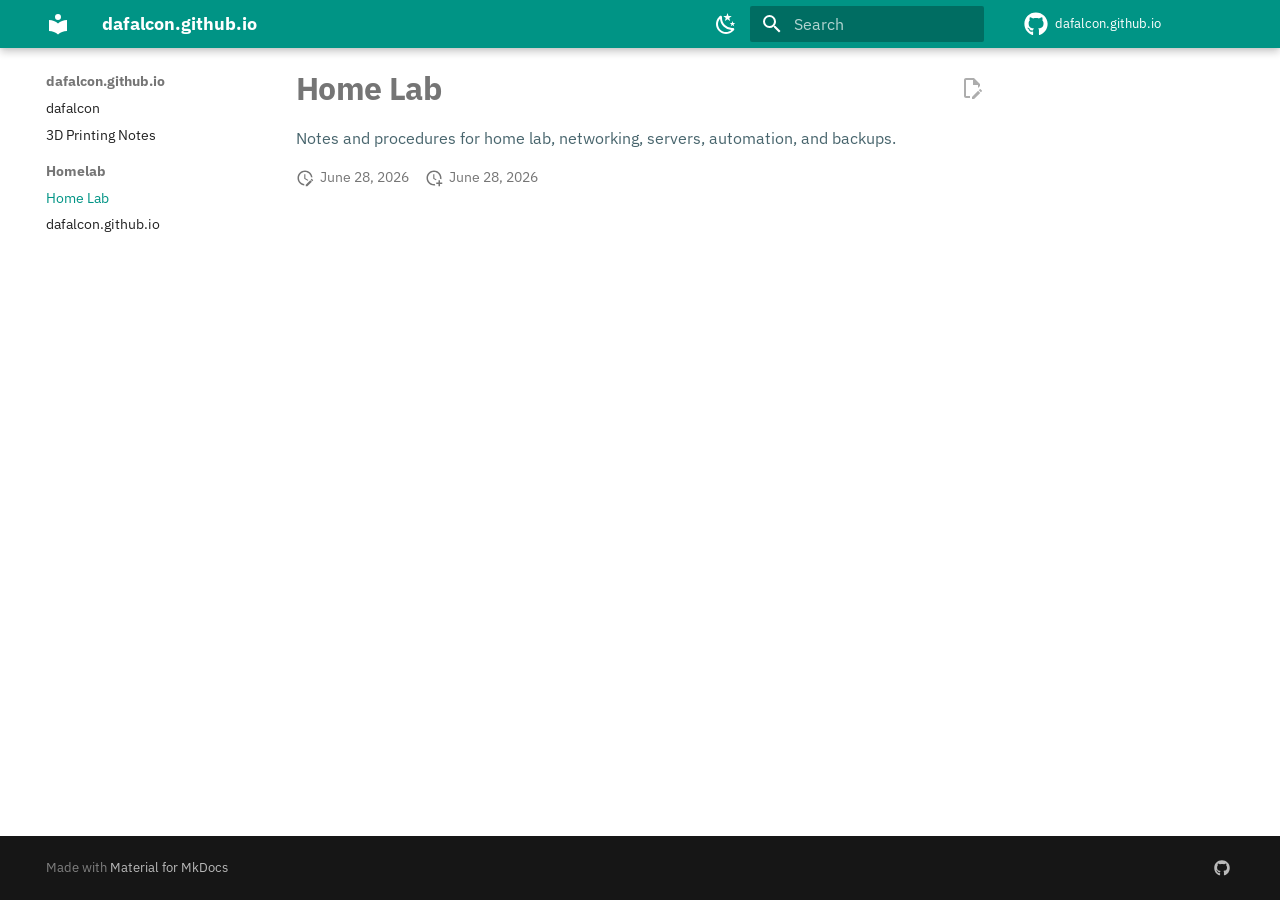
<file: homelab/index.html>
<!doctype html><html lang=en class=no-js> <head><meta charset=utf-8><meta name=viewport content="width=device-width,initial-scale=1"><meta name=description content="Technical notes, documentation, and projects"><link href=https://dafalcon.github.io/homelab/ rel=canonical><link href=../3dprinting/ rel=prev><link href=dafalcon.github.io/ rel=next><link rel=icon href=../assets/images/favicon.png><meta name=generator content="mkdocs-1.6.1, mkdocs-material-9.7.6"><title>Home Lab - dafalcon.github.io</title><link rel=stylesheet href=../assets/stylesheets/main.484c7ddc.min.css><link rel=stylesheet href=../assets/stylesheets/palette.ab4e12ef.min.css><link rel=preconnect href=https://fonts.gstatic.com crossorigin><link rel=stylesheet href="https://fonts.googleapis.com/css?family=IBM+Plex+Sans:300,300i,400,400i,700,700i%7CIBM+Plex+Mono:400,400i,700,700i&display=fallback"><style>:root{--md-text-font:"IBM Plex Sans";--md-code-font:"IBM Plex Mono"}</style><link rel=stylesheet href=../stylesheets/extra.css><script>__md_scope=new URL("..",location),__md_hash=e=>[...e].reduce(((e,_)=>(e<<5)-e+_.charCodeAt(0)),0),__md_get=(e,_=localStorage,t=__md_scope)=>JSON.parse(_.getItem(t.pathname+"."+e)),__md_set=(e,_,t=localStorage,a=__md_scope)=>{try{t.setItem(a.pathname+"."+e,JSON.stringify(_))}catch(e){}}</script></head> <body dir=ltr data-md-color-scheme=default data-md-color-primary=teal data-md-color-accent=amber> <input class=md-toggle data-md-toggle=drawer type=checkbox id=__drawer autocomplete=off> <input class=md-toggle data-md-toggle=search type=checkbox id=__search autocomplete=off> <label class=md-overlay for=__drawer></label> <div data-md-component=skip> <a href=#home-lab class=md-skip> Skip to content </a> </div> <div data-md-component=announce> </div> <header class="md-header md-header--shadow" data-md-component=header> <nav class="md-header__inner md-grid" aria-label=Header> <a href=.. title=dafalcon.github.io class="md-header__button md-logo" aria-label=dafalcon.github.io data-md-component=logo> <svg xmlns=http://www.w3.org/2000/svg viewbox="0 0 24 24"><path d="M12 8a3 3 0 0 0 3-3 3 3 0 0 0-3-3 3 3 0 0 0-3 3 3 3 0 0 0 3 3m0 3.54C9.64 9.35 6.5 8 3 8v11c3.5 0 6.64 1.35 9 3.54 2.36-2.19 5.5-3.54 9-3.54V8c-3.5 0-6.64 1.35-9 3.54"/></svg> </a> <label class="md-header__button md-icon" for=__drawer> <svg xmlns=http://www.w3.org/2000/svg viewbox="0 0 24 24"><path d="M3 6h18v2H3zm0 5h18v2H3zm0 5h18v2H3z"/></svg> </label> <div class=md-header__title data-md-component=header-title> <div class=md-header__ellipsis> <div class=md-header__topic> <span class=md-ellipsis> dafalcon.github.io </span> </div> <div class=md-header__topic data-md-component=header-topic> <span class=md-ellipsis> Home Lab </span> </div> </div> </div> <form class=md-header__option data-md-component=palette> <input class=md-option data-md-color-media data-md-color-scheme=default data-md-color-primary=teal data-md-color-accent=amber aria-label="Switch to dark mode" type=radio name=__palette id=__palette_0> <label class="md-header__button md-icon" title="Switch to dark mode" for=__palette_1 hidden> <svg xmlns=http://www.w3.org/2000/svg viewbox="0 0 24 24"><path d="m17.75 4.09-2.53 1.94.91 3.06-2.63-1.81-2.63 1.81.91-3.06-2.53-1.94L12.44 4l1.06-3 1.06 3zm3.5 6.91-1.64 1.25.59 1.98-1.7-1.17-1.7 1.17.59-1.98L15.75 11l2.06-.05L18.5 9l.69 1.95zm-2.28 4.95c.83-.08 1.72 1.1 1.19 1.85-.32.45-.66.87-1.08 1.27C15.17 23 8.84 23 4.94 19.07c-3.91-3.9-3.91-10.24 0-14.14.4-.4.82-.76 1.27-1.08.75-.53 1.93.36 1.85 1.19-.27 2.86.69 5.83 2.89 8.02a9.96 9.96 0 0 0 8.02 2.89m-1.64 2.02a12.08 12.08 0 0 1-7.8-3.47c-2.17-2.19-3.33-5-3.49-7.82-2.81 3.14-2.7 7.96.31 10.98 3.02 3.01 7.84 3.12 10.98.31"/></svg> </label> <input class=md-option data-md-color-media data-md-color-scheme=slate data-md-color-primary=teal data-md-color-accent=amber aria-label="Switch to light mode" type=radio name=__palette id=__palette_1> <label class="md-header__button md-icon" title="Switch to light mode" for=__palette_0 hidden> <svg xmlns=http://www.w3.org/2000/svg viewbox="0 0 24 24"><path d="M12 7a5 5 0 0 1 5 5 5 5 0 0 1-5 5 5 5 0 0 1-5-5 5 5 0 0 1 5-5m0 2a3 3 0 0 0-3 3 3 3 0 0 0 3 3 3 3 0 0 0 3-3 3 3 0 0 0-3-3m0-7 2.39 3.42C13.65 5.15 12.84 5 12 5s-1.65.15-2.39.42zM3.34 7l4.16-.35A7.2 7.2 0 0 0 5.94 8.5c-.44.74-.69 1.5-.83 2.29zm.02 10 1.76-3.77a7.131 7.131 0 0 0 2.38 4.14zM20.65 7l-1.77 3.79a7.02 7.02 0 0 0-2.38-4.15zm-.01 10-4.14.36c.59-.51 1.12-1.14 1.54-1.86.42-.73.69-1.5.83-2.29zM12 22l-2.41-3.44c.74.27 1.55.44 2.41.44.82 0 1.63-.17 2.37-.44z"/></svg> </label> </form> <script>var palette=__md_get("__palette");if(palette&&palette.color){if("(prefers-color-scheme)"===palette.color.media){var media=matchMedia("(prefers-color-scheme: light)"),input=document.querySelector(media.matches?"[data-md-color-media='(prefers-color-scheme: light)']":"[data-md-color-media='(prefers-color-scheme: dark)']");palette.color.media=input.getAttribute("data-md-color-media"),palette.color.scheme=input.getAttribute("data-md-color-scheme"),palette.color.primary=input.getAttribute("data-md-color-primary"),palette.color.accent=input.getAttribute("data-md-color-accent")}for(var[key,value]of Object.entries(palette.color))document.body.setAttribute("data-md-color-"+key,value)}</script> <label class="md-header__button md-icon" for=__search> <svg xmlns=http://www.w3.org/2000/svg viewbox="0 0 24 24"><path d="M9.5 3A6.5 6.5 0 0 1 16 9.5c0 1.61-.59 3.09-1.56 4.23l.27.27h.79l5 5-1.5 1.5-5-5v-.79l-.27-.27A6.52 6.52 0 0 1 9.5 16 6.5 6.5 0 0 1 3 9.5 6.5 6.5 0 0 1 9.5 3m0 2C7 5 5 7 5 9.5S7 14 9.5 14 14 12 14 9.5 12 5 9.5 5"/></svg> </label> <div class=md-search data-md-component=search role=dialog> <label class=md-search__overlay for=__search></label> <div class=md-search__inner role=search> <form class=md-search__form name=search> <input type=text class=md-search__input name=query aria-label=Search placeholder=Search autocapitalize=off autocorrect=off autocomplete=off spellcheck=false data-md-component=search-query required> <label class="md-search__icon md-icon" for=__search> <svg xmlns=http://www.w3.org/2000/svg viewbox="0 0 24 24"><path d="M9.5 3A6.5 6.5 0 0 1 16 9.5c0 1.61-.59 3.09-1.56 4.23l.27.27h.79l5 5-1.5 1.5-5-5v-.79l-.27-.27A6.52 6.52 0 0 1 9.5 16 6.5 6.5 0 0 1 3 9.5 6.5 6.5 0 0 1 9.5 3m0 2C7 5 5 7 5 9.5S7 14 9.5 14 14 12 14 9.5 12 5 9.5 5"/></svg> <svg xmlns=http://www.w3.org/2000/svg viewbox="0 0 24 24"><path d="M20 11v2H8l5.5 5.5-1.42 1.42L4.16 12l7.92-7.92L13.5 5.5 8 11z"/></svg> </label> <nav class=md-search__options aria-label=Search> <button type=reset class="md-search__icon md-icon" title=Clear aria-label=Clear tabindex=-1> <svg xmlns=http://www.w3.org/2000/svg viewbox="0 0 24 24"><path d="M19 6.41 17.59 5 12 10.59 6.41 5 5 6.41 10.59 12 5 17.59 6.41 19 12 13.41 17.59 19 19 17.59 13.41 12z"/></svg> </button> </nav> <div class=md-search__suggest data-md-component=search-suggest></div> </form> <div class=md-search__output> <div class=md-search__scrollwrap tabindex=0 data-md-scrollfix> <div class=md-search-result data-md-component=search-result> <div class=md-search-result__meta> Initializing search </div> <ol class=md-search-result__list role=presentation></ol> </div> </div> </div> </div> </div> <div class=md-header__source> <a href=https://github.com/dafalcon/dafalcon.github.io title="Go to repository" class=md-source data-md-component=source> <div class="md-source__icon md-icon"> <svg xmlns=http://www.w3.org/2000/svg viewbox="0 0 512 512"><!-- Font Awesome Free 7.1.0 by @fontawesome - https://fontawesome.com License - https://fontawesome.com/license/free (Icons: CC BY 4.0, Fonts: SIL OFL 1.1, Code: MIT License) Copyright 2025 Fonticons, Inc.--><path d="M173.9 397.4c0 2-2.3 3.6-5.2 3.6-3.3.3-5.6-1.3-5.6-3.6 0-2 2.3-3.6 5.2-3.6 3-.3 5.6 1.3 5.6 3.6m-31.1-4.5c-.7 2 1.3 4.3 4.3 4.9 2.6 1 5.6 0 6.2-2s-1.3-4.3-4.3-5.2c-2.6-.7-5.5.3-6.2 2.3m44.2-1.7c-2.9.7-4.9 2.6-4.6 4.9.3 2 2.9 3.3 5.9 2.6 2.9-.7 4.9-2.6 4.6-4.6-.3-1.9-3-3.2-5.9-2.9M252.8 8C114.1 8 8 113.3 8 252c0 110.9 69.8 205.8 169.5 239.2 12.8 2.3 17.3-5.6 17.3-12.1 0-6.2-.3-40.4-.3-61.4 0 0-70 15-84.7-29.8 0 0-11.4-29.1-27.8-36.6 0 0-22.9-15.7 1.6-15.4 0 0 24.9 2 38.6 25.8 21.9 38.6 58.6 27.5 72.9 20.9 2.3-16 8.8-27.1 16-33.7-55.9-6.2-112.3-14.3-112.3-110.5 0-27.5 7.6-41.3 23.6-58.9-2.6-6.5-11.1-33.3 2.6-67.9 20.9-6.5 69 27 69 27 20-5.6 41.5-8.5 62.8-8.5s42.8 2.9 62.8 8.5c0 0 48.1-33.6 69-27 13.7 34.7 5.2 61.4 2.6 67.9 16 17.7 25.8 31.5 25.8 58.9 0 96.5-58.9 104.2-114.8 110.5 9.2 7.9 17 22.9 17 46.4 0 33.7-.3 75.4-.3 83.6 0 6.5 4.6 14.4 17.3 12.1C436.2 457.8 504 362.9 504 252 504 113.3 391.5 8 252.8 8M105.2 352.9c-1.3 1-1 3.3.7 5.2 1.6 1.6 3.9 2.3 5.2 1 1.3-1 1-3.3-.7-5.2-1.6-1.6-3.9-2.3-5.2-1m-10.8-8.1c-.7 1.3.3 2.9 2.3 3.9 1.6 1 3.6.7 4.3-.7.7-1.3-.3-2.9-2.3-3.9-2-.6-3.6-.3-4.3.7m32.4 35.6c-1.6 1.3-1 4.3 1.3 6.2 2.3 2.3 5.2 2.6 6.5 1 1.3-1.3.7-4.3-1.3-6.2-2.2-2.3-5.2-2.6-6.5-1m-11.4-14.7c-1.6 1-1.6 3.6 0 5.9s4.3 3.3 5.6 2.3c1.6-1.3 1.6-3.9 0-6.2-1.4-2.3-4-3.3-5.6-2"/></svg> </div> <div class=md-source__repository> dafalcon.github.io </div> </a> </div> </nav> </header> <div class=md-container data-md-component=container> <main class=md-main data-md-component=main> <div class="md-main__inner md-grid"> <div class="md-sidebar md-sidebar--primary" data-md-component=sidebar data-md-type=navigation> <div class=md-sidebar__scrollwrap> <div class=md-sidebar__inner> <nav class="md-nav md-nav--primary" aria-label=Navigation data-md-level=0> <label class=md-nav__title for=__drawer> <a href=.. title=dafalcon.github.io class="md-nav__button md-logo" aria-label=dafalcon.github.io data-md-component=logo> <svg xmlns=http://www.w3.org/2000/svg viewbox="0 0 24 24"><path d="M12 8a3 3 0 0 0 3-3 3 3 0 0 0-3-3 3 3 0 0 0-3 3 3 3 0 0 0 3 3m0 3.54C9.64 9.35 6.5 8 3 8v11c3.5 0 6.64 1.35 9 3.54 2.36-2.19 5.5-3.54 9-3.54V8c-3.5 0-6.64 1.35-9 3.54"/></svg> </a> dafalcon.github.io </label> <div class=md-nav__source> <a href=https://github.com/dafalcon/dafalcon.github.io title="Go to repository" class=md-source data-md-component=source> <div class="md-source__icon md-icon"> <svg xmlns=http://www.w3.org/2000/svg viewbox="0 0 512 512"><!-- Font Awesome Free 7.1.0 by @fontawesome - https://fontawesome.com License - https://fontawesome.com/license/free (Icons: CC BY 4.0, Fonts: SIL OFL 1.1, Code: MIT License) Copyright 2025 Fonticons, Inc.--><path d="M173.9 397.4c0 2-2.3 3.6-5.2 3.6-3.3.3-5.6-1.3-5.6-3.6 0-2 2.3-3.6 5.2-3.6 3-.3 5.6 1.3 5.6 3.6m-31.1-4.5c-.7 2 1.3 4.3 4.3 4.9 2.6 1 5.6 0 6.2-2s-1.3-4.3-4.3-5.2c-2.6-.7-5.5.3-6.2 2.3m44.2-1.7c-2.9.7-4.9 2.6-4.6 4.9.3 2 2.9 3.3 5.9 2.6 2.9-.7 4.9-2.6 4.6-4.6-.3-1.9-3-3.2-5.9-2.9M252.8 8C114.1 8 8 113.3 8 252c0 110.9 69.8 205.8 169.5 239.2 12.8 2.3 17.3-5.6 17.3-12.1 0-6.2-.3-40.4-.3-61.4 0 0-70 15-84.7-29.8 0 0-11.4-29.1-27.8-36.6 0 0-22.9-15.7 1.6-15.4 0 0 24.9 2 38.6 25.8 21.9 38.6 58.6 27.5 72.9 20.9 2.3-16 8.8-27.1 16-33.7-55.9-6.2-112.3-14.3-112.3-110.5 0-27.5 7.6-41.3 23.6-58.9-2.6-6.5-11.1-33.3 2.6-67.9 20.9-6.5 69 27 69 27 20-5.6 41.5-8.5 62.8-8.5s42.8 2.9 62.8 8.5c0 0 48.1-33.6 69-27 13.7 34.7 5.2 61.4 2.6 67.9 16 17.7 25.8 31.5 25.8 58.9 0 96.5-58.9 104.2-114.8 110.5 9.2 7.9 17 22.9 17 46.4 0 33.7-.3 75.4-.3 83.6 0 6.5 4.6 14.4 17.3 12.1C436.2 457.8 504 362.9 504 252 504 113.3 391.5 8 252.8 8M105.2 352.9c-1.3 1-1 3.3.7 5.2 1.6 1.6 3.9 2.3 5.2 1 1.3-1 1-3.3-.7-5.2-1.6-1.6-3.9-2.3-5.2-1m-10.8-8.1c-.7 1.3.3 2.9 2.3 3.9 1.6 1 3.6.7 4.3-.7.7-1.3-.3-2.9-2.3-3.9-2-.6-3.6-.3-4.3.7m32.4 35.6c-1.6 1.3-1 4.3 1.3 6.2 2.3 2.3 5.2 2.6 6.5 1 1.3-1.3.7-4.3-1.3-6.2-2.2-2.3-5.2-2.6-6.5-1m-11.4-14.7c-1.6 1-1.6 3.6 0 5.9s4.3 3.3 5.6 2.3c1.6-1.3 1.6-3.9 0-6.2-1.4-2.3-4-3.3-5.6-2"/></svg> </div> <div class=md-source__repository> dafalcon.github.io </div> </a> </div> <ul class=md-nav__list data-md-scrollfix> <li class=md-nav__item> <a href=.. class=md-nav__link> <span class=md-ellipsis> dafalcon </span> </a> </li> <li class=md-nav__item> <a href=../3dprinting/ class=md-nav__link> <span class=md-ellipsis> 3D Printing Notes </span> </a> </li> <li class="md-nav__item md-nav__item--active md-nav__item--section md-nav__item--nested"> <input class="md-nav__toggle md-toggle " type=checkbox id=__nav_3 checked> <label class=md-nav__link for=__nav_3 id=__nav_3_label tabindex> <span class=md-ellipsis> Homelab </span> <span class="md-nav__icon md-icon"></span> </label> <nav class=md-nav data-md-level=1 aria-labelledby=__nav_3_label aria-expanded=true> <label class=md-nav__title for=__nav_3> <span class="md-nav__icon md-icon"></span> Homelab </label> <ul class=md-nav__list data-md-scrollfix> <li class="md-nav__item md-nav__item--active"> <input class="md-nav__toggle md-toggle" type=checkbox id=__toc> <a href=./ class="md-nav__link md-nav__link--active"> <span class=md-ellipsis> Home Lab </span> </a> </li> <li class=md-nav__item> <a href=dafalcon.github.io/ class=md-nav__link> <span class=md-ellipsis> dafalcon.github.io </span> </a> </li> </ul> </nav> </li> </ul> </nav> </div> </div> </div> <div class="md-sidebar md-sidebar--secondary" data-md-component=sidebar data-md-type=toc> <div class=md-sidebar__scrollwrap> <div class=md-sidebar__inner> <nav class="md-nav md-nav--secondary" aria-label="Table of contents"> </nav> </div> </div> </div> <div class=md-content data-md-component=content> <article class="md-content__inner md-typeset"> <a href=https://github.com/dafalcon/dafalcon.github.io/edit/main/docs/homelab/index.md title="Edit this page" class="md-content__button md-icon" rel=edit> <svg xmlns=http://www.w3.org/2000/svg viewbox="0 0 24 24"><path d="M10 20H6V4h7v5h5v3.1l2-2V8l-6-6H6c-1.1 0-2 .9-2 2v16c0 1.1.9 2 2 2h4zm10.2-7c.1 0 .3.1.4.2l1.3 1.3c.2.2.2.6 0 .8l-1 1-2.1-2.1 1-1c.1-.1.2-.2.4-.2m0 3.9L14.1 23H12v-2.1l6.1-6.1z"/></svg> </a> <h1 id=home-lab>Home Lab</h1> <p>Notes and procedures for home lab, networking, servers, automation, and backups.</p> <aside class=md-source-file> <span class=md-source-file__fact> <span class=md-icon title="Last update"> <svg xmlns=http://www.w3.org/2000/svg viewbox="0 0 24 24"><path d="M21 13.1c-.1 0-.3.1-.4.2l-1 1 2.1 2.1 1-1c.2-.2.2-.6 0-.8l-1.3-1.3c-.1-.1-.2-.2-.4-.2m-1.9 1.8-6.1 6V23h2.1l6.1-6.1zM12.5 7v5.2l4 2.4-1 1L11 13V7zM11 21.9c-5.1-.5-9-4.8-9-9.9C2 6.5 6.5 2 12 2c5.3 0 9.6 4.1 10 9.3-.3-.1-.6-.2-1-.2s-.7.1-1 .2C19.6 7.2 16.2 4 12 4c-4.4 0-8 3.6-8 8 0 4.1 3.1 7.5 7.1 7.9l-.1.2z"/></svg> </span> <span class="git-revision-date-localized-plugin git-revision-date-localized-plugin-date" title="June 28, 2026 19:19:43 UTC">June 28, 2026</span> </span> <span class=md-source-file__fact> <span class=md-icon title=Created> <svg xmlns=http://www.w3.org/2000/svg viewbox="0 0 24 24"><path d="M14.47 15.08 11 13V7h1.5v5.25l3.08 1.83c-.41.28-.79.62-1.11 1m-1.39 4.84c-.36.05-.71.08-1.08.08-4.42 0-8-3.58-8-8s3.58-8 8-8 8 3.58 8 8c0 .37-.03.72-.08 1.08.69.1 1.33.32 1.92.64.1-.56.16-1.13.16-1.72 0-5.5-4.5-10-10-10S2 6.5 2 12s4.47 10 10 10c.59 0 1.16-.06 1.72-.16-.32-.59-.54-1.23-.64-1.92M18 15v3h-3v2h3v3h2v-3h3v-2h-3v-3z"/></svg> </span> <span class="git-revision-date-localized-plugin git-revision-date-localized-plugin-date" title="June 28, 2026 19:19:43 UTC">June 28, 2026</span> </span> </aside> </article> </div> <script>var target=document.getElementById(location.hash.slice(1));target&&target.name&&(target.checked=target.name.startsWith("__tabbed_"))</script> </div> <button type=button class="md-top md-icon" data-md-component=top hidden> <svg xmlns=http://www.w3.org/2000/svg viewbox="0 0 24 24"><path d="M13 20h-2V8l-5.5 5.5-1.42-1.42L12 4.16l7.92 7.92-1.42 1.42L13 8z"/></svg> Back to top </button> </main> <footer class=md-footer> <div class="md-footer-meta md-typeset"> <div class="md-footer-meta__inner md-grid"> <div class=md-copyright> Made with <a href=https://squidfunk.github.io/mkdocs-material/ target=_blank rel=noopener> Material for MkDocs </a> </div> <div class=md-social> <a href=https://github.com/dafalcon target=_blank rel=noopener title=github.com class=md-social__link> <svg xmlns=http://www.w3.org/2000/svg viewbox="0 0 512 512"><!-- Font Awesome Free 7.1.0 by @fontawesome - https://fontawesome.com License - https://fontawesome.com/license/free (Icons: CC BY 4.0, Fonts: SIL OFL 1.1, Code: MIT License) Copyright 2025 Fonticons, Inc.--><path d="M173.9 397.4c0 2-2.3 3.6-5.2 3.6-3.3.3-5.6-1.3-5.6-3.6 0-2 2.3-3.6 5.2-3.6 3-.3 5.6 1.3 5.6 3.6m-31.1-4.5c-.7 2 1.3 4.3 4.3 4.9 2.6 1 5.6 0 6.2-2s-1.3-4.3-4.3-5.2c-2.6-.7-5.5.3-6.2 2.3m44.2-1.7c-2.9.7-4.9 2.6-4.6 4.9.3 2 2.9 3.3 5.9 2.6 2.9-.7 4.9-2.6 4.6-4.6-.3-1.9-3-3.2-5.9-2.9M252.8 8C114.1 8 8 113.3 8 252c0 110.9 69.8 205.8 169.5 239.2 12.8 2.3 17.3-5.6 17.3-12.1 0-6.2-.3-40.4-.3-61.4 0 0-70 15-84.7-29.8 0 0-11.4-29.1-27.8-36.6 0 0-22.9-15.7 1.6-15.4 0 0 24.9 2 38.6 25.8 21.9 38.6 58.6 27.5 72.9 20.9 2.3-16 8.8-27.1 16-33.7-55.9-6.2-112.3-14.3-112.3-110.5 0-27.5 7.6-41.3 23.6-58.9-2.6-6.5-11.1-33.3 2.6-67.9 20.9-6.5 69 27 69 27 20-5.6 41.5-8.5 62.8-8.5s42.8 2.9 62.8 8.5c0 0 48.1-33.6 69-27 13.7 34.7 5.2 61.4 2.6 67.9 16 17.7 25.8 31.5 25.8 58.9 0 96.5-58.9 104.2-114.8 110.5 9.2 7.9 17 22.9 17 46.4 0 33.7-.3 75.4-.3 83.6 0 6.5 4.6 14.4 17.3 12.1C436.2 457.8 504 362.9 504 252 504 113.3 391.5 8 252.8 8M105.2 352.9c-1.3 1-1 3.3.7 5.2 1.6 1.6 3.9 2.3 5.2 1 1.3-1 1-3.3-.7-5.2-1.6-1.6-3.9-2.3-5.2-1m-10.8-8.1c-.7 1.3.3 2.9 2.3 3.9 1.6 1 3.6.7 4.3-.7.7-1.3-.3-2.9-2.3-3.9-2-.6-3.6-.3-4.3.7m32.4 35.6c-1.6 1.3-1 4.3 1.3 6.2 2.3 2.3 5.2 2.6 6.5 1 1.3-1.3.7-4.3-1.3-6.2-2.2-2.3-5.2-2.6-6.5-1m-11.4-14.7c-1.6 1-1.6 3.6 0 5.9s4.3 3.3 5.6 2.3c1.6-1.3 1.6-3.9 0-6.2-1.4-2.3-4-3.3-5.6-2"/></svg> </a> </div> </div> </div> </footer> </div> <div class=md-dialog data-md-component=dialog> <div class="md-dialog__inner md-typeset"></div> </div> <script id=__config type=application/json>{"annotate": null, "base": "..", "features": ["navigation.instant", "navigation.top", "navigation.sections", "navigation.expand", "toc.follow", "content.action.edit", "content.code.copy", "search.suggest", "search.highlight"], "search": "../assets/javascripts/workers/search.2c215733.min.js", "tags": null, "translations": {"clipboard.copied": "Copied to clipboard", "clipboard.copy": "Copy to clipboard", "search.result.more.one": "1 more on this page", "search.result.more.other": "# more on this page", "search.result.none": "No matching documents", "search.result.one": "1 matching document", "search.result.other": "# matching documents", "search.result.placeholder": "Type to start searching", "search.result.term.missing": "Missing", "select.version": "Select version"}, "version": null}</script> <script src=../assets/javascripts/bundle.79ae519e.min.js></script> <script src=../javascripts/analytics.js defer></script> </body> </html>
</file>
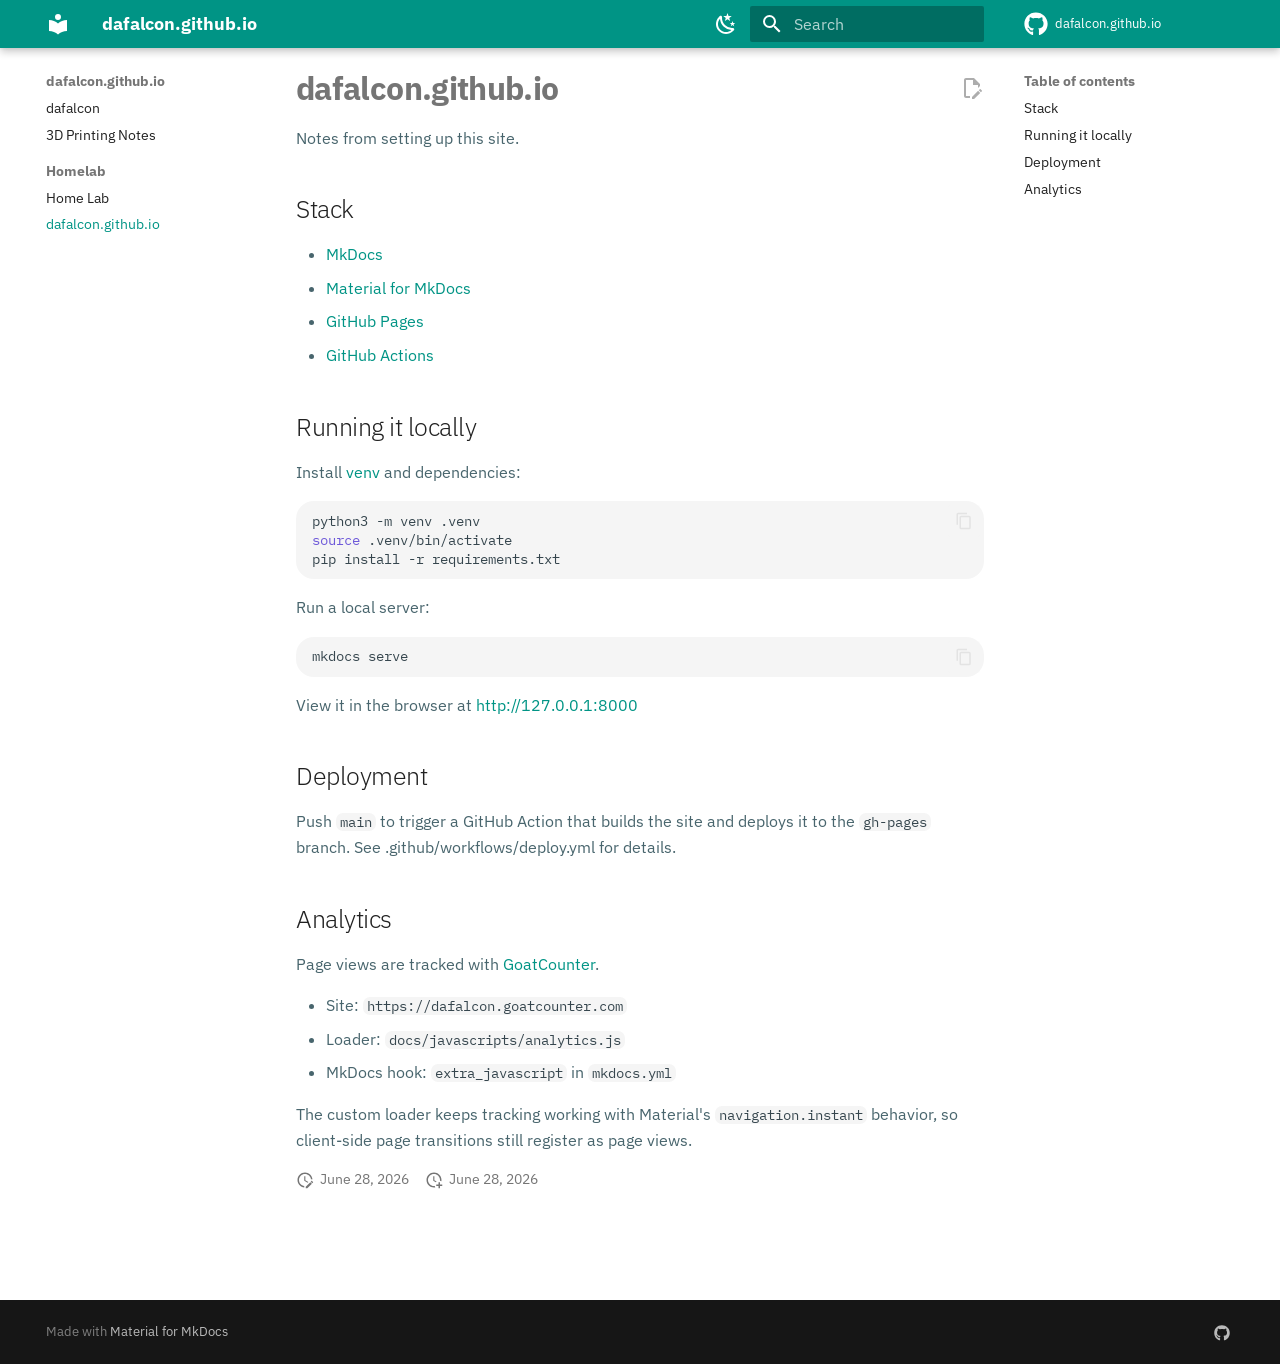
<file: homelab/dafalcon.github.io/index.html>
<!doctype html><html lang=en class=no-js> <head><meta charset=utf-8><meta name=viewport content="width=device-width,initial-scale=1"><meta name=description content="Technical notes, documentation, and projects"><link href=https://dafalcon.github.io/homelab/dafalcon.github.io/ rel=canonical><link href=../ rel=prev><link rel=icon href=../../assets/images/favicon.png><meta name=generator content="mkdocs-1.6.1, mkdocs-material-9.7.6"><title>dafalcon.github.io - dafalcon.github.io</title><link rel=stylesheet href=../../assets/stylesheets/main.484c7ddc.min.css><link rel=stylesheet href=../../assets/stylesheets/palette.ab4e12ef.min.css><link rel=preconnect href=https://fonts.gstatic.com crossorigin><link rel=stylesheet href="https://fonts.googleapis.com/css?family=IBM+Plex+Sans:300,300i,400,400i,700,700i%7CIBM+Plex+Mono:400,400i,700,700i&display=fallback"><style>:root{--md-text-font:"IBM Plex Sans";--md-code-font:"IBM Plex Mono"}</style><link rel=stylesheet href=../../stylesheets/extra.css><script>__md_scope=new URL("../..",location),__md_hash=e=>[...e].reduce(((e,_)=>(e<<5)-e+_.charCodeAt(0)),0),__md_get=(e,_=localStorage,t=__md_scope)=>JSON.parse(_.getItem(t.pathname+"."+e)),__md_set=(e,_,t=localStorage,a=__md_scope)=>{try{t.setItem(a.pathname+"."+e,JSON.stringify(_))}catch(e){}}</script></head> <body dir=ltr data-md-color-scheme=default data-md-color-primary=teal data-md-color-accent=amber> <input class=md-toggle data-md-toggle=drawer type=checkbox id=__drawer autocomplete=off> <input class=md-toggle data-md-toggle=search type=checkbox id=__search autocomplete=off> <label class=md-overlay for=__drawer></label> <div data-md-component=skip> <a href=#dafalcongithubio class=md-skip> Skip to content </a> </div> <div data-md-component=announce> </div> <header class="md-header md-header--shadow" data-md-component=header> <nav class="md-header__inner md-grid" aria-label=Header> <a href=../.. title=dafalcon.github.io class="md-header__button md-logo" aria-label=dafalcon.github.io data-md-component=logo> <svg xmlns=http://www.w3.org/2000/svg viewbox="0 0 24 24"><path d="M12 8a3 3 0 0 0 3-3 3 3 0 0 0-3-3 3 3 0 0 0-3 3 3 3 0 0 0 3 3m0 3.54C9.64 9.35 6.5 8 3 8v11c3.5 0 6.64 1.35 9 3.54 2.36-2.19 5.5-3.54 9-3.54V8c-3.5 0-6.64 1.35-9 3.54"/></svg> </a> <label class="md-header__button md-icon" for=__drawer> <svg xmlns=http://www.w3.org/2000/svg viewbox="0 0 24 24"><path d="M3 6h18v2H3zm0 5h18v2H3zm0 5h18v2H3z"/></svg> </label> <div class=md-header__title data-md-component=header-title> <div class=md-header__ellipsis> <div class=md-header__topic> <span class=md-ellipsis> dafalcon.github.io </span> </div> <div class=md-header__topic data-md-component=header-topic> <span class=md-ellipsis> dafalcon.github.io </span> </div> </div> </div> <form class=md-header__option data-md-component=palette> <input class=md-option data-md-color-media data-md-color-scheme=default data-md-color-primary=teal data-md-color-accent=amber aria-label="Switch to dark mode" type=radio name=__palette id=__palette_0> <label class="md-header__button md-icon" title="Switch to dark mode" for=__palette_1 hidden> <svg xmlns=http://www.w3.org/2000/svg viewbox="0 0 24 24"><path d="m17.75 4.09-2.53 1.94.91 3.06-2.63-1.81-2.63 1.81.91-3.06-2.53-1.94L12.44 4l1.06-3 1.06 3zm3.5 6.91-1.64 1.25.59 1.98-1.7-1.17-1.7 1.17.59-1.98L15.75 11l2.06-.05L18.5 9l.69 1.95zm-2.28 4.95c.83-.08 1.72 1.1 1.19 1.85-.32.45-.66.87-1.08 1.27C15.17 23 8.84 23 4.94 19.07c-3.91-3.9-3.91-10.24 0-14.14.4-.4.82-.76 1.27-1.08.75-.53 1.93.36 1.85 1.19-.27 2.86.69 5.83 2.89 8.02a9.96 9.96 0 0 0 8.02 2.89m-1.64 2.02a12.08 12.08 0 0 1-7.8-3.47c-2.17-2.19-3.33-5-3.49-7.82-2.81 3.14-2.7 7.96.31 10.98 3.02 3.01 7.84 3.12 10.98.31"/></svg> </label> <input class=md-option data-md-color-media data-md-color-scheme=slate data-md-color-primary=teal data-md-color-accent=amber aria-label="Switch to light mode" type=radio name=__palette id=__palette_1> <label class="md-header__button md-icon" title="Switch to light mode" for=__palette_0 hidden> <svg xmlns=http://www.w3.org/2000/svg viewbox="0 0 24 24"><path d="M12 7a5 5 0 0 1 5 5 5 5 0 0 1-5 5 5 5 0 0 1-5-5 5 5 0 0 1 5-5m0 2a3 3 0 0 0-3 3 3 3 0 0 0 3 3 3 3 0 0 0 3-3 3 3 0 0 0-3-3m0-7 2.39 3.42C13.65 5.15 12.84 5 12 5s-1.65.15-2.39.42zM3.34 7l4.16-.35A7.2 7.2 0 0 0 5.94 8.5c-.44.74-.69 1.5-.83 2.29zm.02 10 1.76-3.77a7.131 7.131 0 0 0 2.38 4.14zM20.65 7l-1.77 3.79a7.02 7.02 0 0 0-2.38-4.15zm-.01 10-4.14.36c.59-.51 1.12-1.14 1.54-1.86.42-.73.69-1.5.83-2.29zM12 22l-2.41-3.44c.74.27 1.55.44 2.41.44.82 0 1.63-.17 2.37-.44z"/></svg> </label> </form> <script>var palette=__md_get("__palette");if(palette&&palette.color){if("(prefers-color-scheme)"===palette.color.media){var media=matchMedia("(prefers-color-scheme: light)"),input=document.querySelector(media.matches?"[data-md-color-media='(prefers-color-scheme: light)']":"[data-md-color-media='(prefers-color-scheme: dark)']");palette.color.media=input.getAttribute("data-md-color-media"),palette.color.scheme=input.getAttribute("data-md-color-scheme"),palette.color.primary=input.getAttribute("data-md-color-primary"),palette.color.accent=input.getAttribute("data-md-color-accent")}for(var[key,value]of Object.entries(palette.color))document.body.setAttribute("data-md-color-"+key,value)}</script> <label class="md-header__button md-icon" for=__search> <svg xmlns=http://www.w3.org/2000/svg viewbox="0 0 24 24"><path d="M9.5 3A6.5 6.5 0 0 1 16 9.5c0 1.61-.59 3.09-1.56 4.23l.27.27h.79l5 5-1.5 1.5-5-5v-.79l-.27-.27A6.52 6.52 0 0 1 9.5 16 6.5 6.5 0 0 1 3 9.5 6.5 6.5 0 0 1 9.5 3m0 2C7 5 5 7 5 9.5S7 14 9.5 14 14 12 14 9.5 12 5 9.5 5"/></svg> </label> <div class=md-search data-md-component=search role=dialog> <label class=md-search__overlay for=__search></label> <div class=md-search__inner role=search> <form class=md-search__form name=search> <input type=text class=md-search__input name=query aria-label=Search placeholder=Search autocapitalize=off autocorrect=off autocomplete=off spellcheck=false data-md-component=search-query required> <label class="md-search__icon md-icon" for=__search> <svg xmlns=http://www.w3.org/2000/svg viewbox="0 0 24 24"><path d="M9.5 3A6.5 6.5 0 0 1 16 9.5c0 1.61-.59 3.09-1.56 4.23l.27.27h.79l5 5-1.5 1.5-5-5v-.79l-.27-.27A6.52 6.52 0 0 1 9.5 16 6.5 6.5 0 0 1 3 9.5 6.5 6.5 0 0 1 9.5 3m0 2C7 5 5 7 5 9.5S7 14 9.5 14 14 12 14 9.5 12 5 9.5 5"/></svg> <svg xmlns=http://www.w3.org/2000/svg viewbox="0 0 24 24"><path d="M20 11v2H8l5.5 5.5-1.42 1.42L4.16 12l7.92-7.92L13.5 5.5 8 11z"/></svg> </label> <nav class=md-search__options aria-label=Search> <button type=reset class="md-search__icon md-icon" title=Clear aria-label=Clear tabindex=-1> <svg xmlns=http://www.w3.org/2000/svg viewbox="0 0 24 24"><path d="M19 6.41 17.59 5 12 10.59 6.41 5 5 6.41 10.59 12 5 17.59 6.41 19 12 13.41 17.59 19 19 17.59 13.41 12z"/></svg> </button> </nav> <div class=md-search__suggest data-md-component=search-suggest></div> </form> <div class=md-search__output> <div class=md-search__scrollwrap tabindex=0 data-md-scrollfix> <div class=md-search-result data-md-component=search-result> <div class=md-search-result__meta> Initializing search </div> <ol class=md-search-result__list role=presentation></ol> </div> </div> </div> </div> </div> <div class=md-header__source> <a href=https://github.com/dafalcon/dafalcon.github.io title="Go to repository" class=md-source data-md-component=source> <div class="md-source__icon md-icon"> <svg xmlns=http://www.w3.org/2000/svg viewbox="0 0 512 512"><!-- Font Awesome Free 7.1.0 by @fontawesome - https://fontawesome.com License - https://fontawesome.com/license/free (Icons: CC BY 4.0, Fonts: SIL OFL 1.1, Code: MIT License) Copyright 2025 Fonticons, Inc.--><path d="M173.9 397.4c0 2-2.3 3.6-5.2 3.6-3.3.3-5.6-1.3-5.6-3.6 0-2 2.3-3.6 5.2-3.6 3-.3 5.6 1.3 5.6 3.6m-31.1-4.5c-.7 2 1.3 4.3 4.3 4.9 2.6 1 5.6 0 6.2-2s-1.3-4.3-4.3-5.2c-2.6-.7-5.5.3-6.2 2.3m44.2-1.7c-2.9.7-4.9 2.6-4.6 4.9.3 2 2.9 3.3 5.9 2.6 2.9-.7 4.9-2.6 4.6-4.6-.3-1.9-3-3.2-5.9-2.9M252.8 8C114.1 8 8 113.3 8 252c0 110.9 69.8 205.8 169.5 239.2 12.8 2.3 17.3-5.6 17.3-12.1 0-6.2-.3-40.4-.3-61.4 0 0-70 15-84.7-29.8 0 0-11.4-29.1-27.8-36.6 0 0-22.9-15.7 1.6-15.4 0 0 24.9 2 38.6 25.8 21.9 38.6 58.6 27.5 72.9 20.9 2.3-16 8.8-27.1 16-33.7-55.9-6.2-112.3-14.3-112.3-110.5 0-27.5 7.6-41.3 23.6-58.9-2.6-6.5-11.1-33.3 2.6-67.9 20.9-6.5 69 27 69 27 20-5.6 41.5-8.5 62.8-8.5s42.8 2.9 62.8 8.5c0 0 48.1-33.6 69-27 13.7 34.7 5.2 61.4 2.6 67.9 16 17.7 25.8 31.5 25.8 58.9 0 96.5-58.9 104.2-114.8 110.5 9.2 7.9 17 22.9 17 46.4 0 33.7-.3 75.4-.3 83.6 0 6.5 4.6 14.4 17.3 12.1C436.2 457.8 504 362.9 504 252 504 113.3 391.5 8 252.8 8M105.2 352.9c-1.3 1-1 3.3.7 5.2 1.6 1.6 3.9 2.3 5.2 1 1.3-1 1-3.3-.7-5.2-1.6-1.6-3.9-2.3-5.2-1m-10.8-8.1c-.7 1.3.3 2.9 2.3 3.9 1.6 1 3.6.7 4.3-.7.7-1.3-.3-2.9-2.3-3.9-2-.6-3.6-.3-4.3.7m32.4 35.6c-1.6 1.3-1 4.3 1.3 6.2 2.3 2.3 5.2 2.6 6.5 1 1.3-1.3.7-4.3-1.3-6.2-2.2-2.3-5.2-2.6-6.5-1m-11.4-14.7c-1.6 1-1.6 3.6 0 5.9s4.3 3.3 5.6 2.3c1.6-1.3 1.6-3.9 0-6.2-1.4-2.3-4-3.3-5.6-2"/></svg> </div> <div class=md-source__repository> dafalcon.github.io </div> </a> </div> </nav> </header> <div class=md-container data-md-component=container> <main class=md-main data-md-component=main> <div class="md-main__inner md-grid"> <div class="md-sidebar md-sidebar--primary" data-md-component=sidebar data-md-type=navigation> <div class=md-sidebar__scrollwrap> <div class=md-sidebar__inner> <nav class="md-nav md-nav--primary" aria-label=Navigation data-md-level=0> <label class=md-nav__title for=__drawer> <a href=../.. title=dafalcon.github.io class="md-nav__button md-logo" aria-label=dafalcon.github.io data-md-component=logo> <svg xmlns=http://www.w3.org/2000/svg viewbox="0 0 24 24"><path d="M12 8a3 3 0 0 0 3-3 3 3 0 0 0-3-3 3 3 0 0 0-3 3 3 3 0 0 0 3 3m0 3.54C9.64 9.35 6.5 8 3 8v11c3.5 0 6.64 1.35 9 3.54 2.36-2.19 5.5-3.54 9-3.54V8c-3.5 0-6.64 1.35-9 3.54"/></svg> </a> dafalcon.github.io </label> <div class=md-nav__source> <a href=https://github.com/dafalcon/dafalcon.github.io title="Go to repository" class=md-source data-md-component=source> <div class="md-source__icon md-icon"> <svg xmlns=http://www.w3.org/2000/svg viewbox="0 0 512 512"><!-- Font Awesome Free 7.1.0 by @fontawesome - https://fontawesome.com License - https://fontawesome.com/license/free (Icons: CC BY 4.0, Fonts: SIL OFL 1.1, Code: MIT License) Copyright 2025 Fonticons, Inc.--><path d="M173.9 397.4c0 2-2.3 3.6-5.2 3.6-3.3.3-5.6-1.3-5.6-3.6 0-2 2.3-3.6 5.2-3.6 3-.3 5.6 1.3 5.6 3.6m-31.1-4.5c-.7 2 1.3 4.3 4.3 4.9 2.6 1 5.6 0 6.2-2s-1.3-4.3-4.3-5.2c-2.6-.7-5.5.3-6.2 2.3m44.2-1.7c-2.9.7-4.9 2.6-4.6 4.9.3 2 2.9 3.3 5.9 2.6 2.9-.7 4.9-2.6 4.6-4.6-.3-1.9-3-3.2-5.9-2.9M252.8 8C114.1 8 8 113.3 8 252c0 110.9 69.8 205.8 169.5 239.2 12.8 2.3 17.3-5.6 17.3-12.1 0-6.2-.3-40.4-.3-61.4 0 0-70 15-84.7-29.8 0 0-11.4-29.1-27.8-36.6 0 0-22.9-15.7 1.6-15.4 0 0 24.9 2 38.6 25.8 21.9 38.6 58.6 27.5 72.9 20.9 2.3-16 8.8-27.1 16-33.7-55.9-6.2-112.3-14.3-112.3-110.5 0-27.5 7.6-41.3 23.6-58.9-2.6-6.5-11.1-33.3 2.6-67.9 20.9-6.5 69 27 69 27 20-5.6 41.5-8.5 62.8-8.5s42.8 2.9 62.8 8.5c0 0 48.1-33.6 69-27 13.7 34.7 5.2 61.4 2.6 67.9 16 17.7 25.8 31.5 25.8 58.9 0 96.5-58.9 104.2-114.8 110.5 9.2 7.9 17 22.9 17 46.4 0 33.7-.3 75.4-.3 83.6 0 6.5 4.6 14.4 17.3 12.1C436.2 457.8 504 362.9 504 252 504 113.3 391.5 8 252.8 8M105.2 352.9c-1.3 1-1 3.3.7 5.2 1.6 1.6 3.9 2.3 5.2 1 1.3-1 1-3.3-.7-5.2-1.6-1.6-3.9-2.3-5.2-1m-10.8-8.1c-.7 1.3.3 2.9 2.3 3.9 1.6 1 3.6.7 4.3-.7.7-1.3-.3-2.9-2.3-3.9-2-.6-3.6-.3-4.3.7m32.4 35.6c-1.6 1.3-1 4.3 1.3 6.2 2.3 2.3 5.2 2.6 6.5 1 1.3-1.3.7-4.3-1.3-6.2-2.2-2.3-5.2-2.6-6.5-1m-11.4-14.7c-1.6 1-1.6 3.6 0 5.9s4.3 3.3 5.6 2.3c1.6-1.3 1.6-3.9 0-6.2-1.4-2.3-4-3.3-5.6-2"/></svg> </div> <div class=md-source__repository> dafalcon.github.io </div> </a> </div> <ul class=md-nav__list data-md-scrollfix> <li class=md-nav__item> <a href=../.. class=md-nav__link> <span class=md-ellipsis> dafalcon </span> </a> </li> <li class=md-nav__item> <a href=../../3dprinting/ class=md-nav__link> <span class=md-ellipsis> 3D Printing Notes </span> </a> </li> <li class="md-nav__item md-nav__item--active md-nav__item--section md-nav__item--nested"> <input class="md-nav__toggle md-toggle " type=checkbox id=__nav_3 checked> <label class=md-nav__link for=__nav_3 id=__nav_3_label tabindex> <span class=md-ellipsis> Homelab </span> <span class="md-nav__icon md-icon"></span> </label> <nav class=md-nav data-md-level=1 aria-labelledby=__nav_3_label aria-expanded=true> <label class=md-nav__title for=__nav_3> <span class="md-nav__icon md-icon"></span> Homelab </label> <ul class=md-nav__list data-md-scrollfix> <li class=md-nav__item> <a href=../ class=md-nav__link> <span class=md-ellipsis> Home Lab </span> </a> </li> <li class="md-nav__item md-nav__item--active"> <input class="md-nav__toggle md-toggle" type=checkbox id=__toc> <label class="md-nav__link md-nav__link--active" for=__toc> <span class=md-ellipsis> dafalcon.github.io </span> <span class="md-nav__icon md-icon"></span> </label> <a href=./ class="md-nav__link md-nav__link--active"> <span class=md-ellipsis> dafalcon.github.io </span> </a> <nav class="md-nav md-nav--secondary" aria-label="Table of contents"> <label class=md-nav__title for=__toc> <span class="md-nav__icon md-icon"></span> Table of contents </label> <ul class=md-nav__list data-md-component=toc data-md-scrollfix> <li class=md-nav__item> <a href=#stack class=md-nav__link> <span class=md-ellipsis> Stack </span> </a> </li> <li class=md-nav__item> <a href=#running-it-locally class=md-nav__link> <span class=md-ellipsis> Running it locally </span> </a> </li> <li class=md-nav__item> <a href=#deployment class=md-nav__link> <span class=md-ellipsis> Deployment </span> </a> </li> <li class=md-nav__item> <a href=#analytics class=md-nav__link> <span class=md-ellipsis> Analytics </span> </a> </li> </ul> </nav> </li> </ul> </nav> </li> </ul> </nav> </div> </div> </div> <div class="md-sidebar md-sidebar--secondary" data-md-component=sidebar data-md-type=toc> <div class=md-sidebar__scrollwrap> <div class=md-sidebar__inner> <nav class="md-nav md-nav--secondary" aria-label="Table of contents"> <label class=md-nav__title for=__toc> <span class="md-nav__icon md-icon"></span> Table of contents </label> <ul class=md-nav__list data-md-component=toc data-md-scrollfix> <li class=md-nav__item> <a href=#stack class=md-nav__link> <span class=md-ellipsis> Stack </span> </a> </li> <li class=md-nav__item> <a href=#running-it-locally class=md-nav__link> <span class=md-ellipsis> Running it locally </span> </a> </li> <li class=md-nav__item> <a href=#deployment class=md-nav__link> <span class=md-ellipsis> Deployment </span> </a> </li> <li class=md-nav__item> <a href=#analytics class=md-nav__link> <span class=md-ellipsis> Analytics </span> </a> </li> </ul> </nav> </div> </div> </div> <div class=md-content data-md-component=content> <article class="md-content__inner md-typeset"> <a href=https://github.com/dafalcon/dafalcon.github.io/edit/main/docs/homelab/dafalcon.github.io.md title="Edit this page" class="md-content__button md-icon" rel=edit> <svg xmlns=http://www.w3.org/2000/svg viewbox="0 0 24 24"><path d="M10 20H6V4h7v5h5v3.1l2-2V8l-6-6H6c-1.1 0-2 .9-2 2v16c0 1.1.9 2 2 2h4zm10.2-7c.1 0 .3.1.4.2l1.3 1.3c.2.2.2.6 0 .8l-1 1-2.1-2.1 1-1c.1-.1.2-.2.4-.2m0 3.9L14.1 23H12v-2.1l6.1-6.1z"/></svg> </a> <h1 id=dafalcongithubio>dafalcon.github.io</h1> <p>Notes from setting up this site.</p> <h2 id=stack>Stack</h2> <ul> <li><a href=https://www.mkdocs.org>MkDocs</a></li> <li><a href=https://squidfunk.github.io/mkdocs-material/ >Material for MkDocs</a></li> <li><a href=https://docs.github.com/en/pages>GitHub Pages</a></li> <li><a href=https://github.com/features/actions>GitHub Actions</a></li> </ul> <h2 id=running-it-locally>Running it locally</h2> <p>Install <a href=https://docs.python.org/3/library/venv.html>venv</a> and dependencies:</p> <div class=highlight><pre><span></span><code>python3<span class=w> </span>-m<span class=w> </span>venv<span class=w> </span>.venv
<span class=nb>source</span><span class=w> </span>.venv/bin/activate
pip<span class=w> </span>install<span class=w> </span>-r<span class=w> </span>requirements.txt
</code></pre></div> <p>Run a local server:</p> <div class=highlight><pre><span></span><code>mkdocs<span class=w> </span>serve
</code></pre></div> <p>View it in the browser at <a href=http://127.0.0.1:8000>http://127.0.0.1:8000</a></p> <h2 id=deployment>Deployment</h2> <p>Push <code>main</code> to trigger a GitHub Action that builds the site and deploys it to the <code>gh-pages</code> branch. See .github/workflows/deploy.yml for details.</p> <h2 id=analytics>Analytics</h2> <p>Page views are tracked with <a href=https://www.goatcounter.com/ >GoatCounter</a>.</p> <ul> <li>Site: <code>https://dafalcon.goatcounter.com</code></li> <li>Loader: <code>docs/javascripts/analytics.js</code></li> <li>MkDocs hook: <code>extra_javascript</code> in <code>mkdocs.yml</code></li> </ul> <p>The custom loader keeps tracking working with Material's <code>navigation.instant</code> behavior, so client-side page transitions still register as page views.</p> <aside class=md-source-file> <span class=md-source-file__fact> <span class=md-icon title="Last update"> <svg xmlns=http://www.w3.org/2000/svg viewbox="0 0 24 24"><path d="M21 13.1c-.1 0-.3.1-.4.2l-1 1 2.1 2.1 1-1c.2-.2.2-.6 0-.8l-1.3-1.3c-.1-.1-.2-.2-.4-.2m-1.9 1.8-6.1 6V23h2.1l6.1-6.1zM12.5 7v5.2l4 2.4-1 1L11 13V7zM11 21.9c-5.1-.5-9-4.8-9-9.9C2 6.5 6.5 2 12 2c5.3 0 9.6 4.1 10 9.3-.3-.1-.6-.2-1-.2s-.7.1-1 .2C19.6 7.2 16.2 4 12 4c-4.4 0-8 3.6-8 8 0 4.1 3.1 7.5 7.1 7.9l-.1.2z"/></svg> </span> <span class="git-revision-date-localized-plugin git-revision-date-localized-plugin-date" title="June 28, 2026 19:19:43 UTC">June 28, 2026</span> </span> <span class=md-source-file__fact> <span class=md-icon title=Created> <svg xmlns=http://www.w3.org/2000/svg viewbox="0 0 24 24"><path d="M14.47 15.08 11 13V7h1.5v5.25l3.08 1.83c-.41.28-.79.62-1.11 1m-1.39 4.84c-.36.05-.71.08-1.08.08-4.42 0-8-3.58-8-8s3.58-8 8-8 8 3.58 8 8c0 .37-.03.72-.08 1.08.69.1 1.33.32 1.92.64.1-.56.16-1.13.16-1.72 0-5.5-4.5-10-10-10S2 6.5 2 12s4.47 10 10 10c.59 0 1.16-.06 1.72-.16-.32-.59-.54-1.23-.64-1.92M18 15v3h-3v2h3v3h2v-3h3v-2h-3v-3z"/></svg> </span> <span class="git-revision-date-localized-plugin git-revision-date-localized-plugin-date" title="June 28, 2026 19:19:43 UTC">June 28, 2026</span> </span> </aside> </article> </div> <script>var target=document.getElementById(location.hash.slice(1));target&&target.name&&(target.checked=target.name.startsWith("__tabbed_"))</script> </div> <button type=button class="md-top md-icon" data-md-component=top hidden> <svg xmlns=http://www.w3.org/2000/svg viewbox="0 0 24 24"><path d="M13 20h-2V8l-5.5 5.5-1.42-1.42L12 4.16l7.92 7.92-1.42 1.42L13 8z"/></svg> Back to top </button> </main> <footer class=md-footer> <div class="md-footer-meta md-typeset"> <div class="md-footer-meta__inner md-grid"> <div class=md-copyright> Made with <a href=https://squidfunk.github.io/mkdocs-material/ target=_blank rel=noopener> Material for MkDocs </a> </div> <div class=md-social> <a href=https://github.com/dafalcon target=_blank rel=noopener title=github.com class=md-social__link> <svg xmlns=http://www.w3.org/2000/svg viewbox="0 0 512 512"><!-- Font Awesome Free 7.1.0 by @fontawesome - https://fontawesome.com License - https://fontawesome.com/license/free (Icons: CC BY 4.0, Fonts: SIL OFL 1.1, Code: MIT License) Copyright 2025 Fonticons, Inc.--><path d="M173.9 397.4c0 2-2.3 3.6-5.2 3.6-3.3.3-5.6-1.3-5.6-3.6 0-2 2.3-3.6 5.2-3.6 3-.3 5.6 1.3 5.6 3.6m-31.1-4.5c-.7 2 1.3 4.3 4.3 4.9 2.6 1 5.6 0 6.2-2s-1.3-4.3-4.3-5.2c-2.6-.7-5.5.3-6.2 2.3m44.2-1.7c-2.9.7-4.9 2.6-4.6 4.9.3 2 2.9 3.3 5.9 2.6 2.9-.7 4.9-2.6 4.6-4.6-.3-1.9-3-3.2-5.9-2.9M252.8 8C114.1 8 8 113.3 8 252c0 110.9 69.8 205.8 169.5 239.2 12.8 2.3 17.3-5.6 17.3-12.1 0-6.2-.3-40.4-.3-61.4 0 0-70 15-84.7-29.8 0 0-11.4-29.1-27.8-36.6 0 0-22.9-15.7 1.6-15.4 0 0 24.9 2 38.6 25.8 21.9 38.6 58.6 27.5 72.9 20.9 2.3-16 8.8-27.1 16-33.7-55.9-6.2-112.3-14.3-112.3-110.5 0-27.5 7.6-41.3 23.6-58.9-2.6-6.5-11.1-33.3 2.6-67.9 20.9-6.5 69 27 69 27 20-5.6 41.5-8.5 62.8-8.5s42.8 2.9 62.8 8.5c0 0 48.1-33.6 69-27 13.7 34.7 5.2 61.4 2.6 67.9 16 17.7 25.8 31.5 25.8 58.9 0 96.5-58.9 104.2-114.8 110.5 9.2 7.9 17 22.9 17 46.4 0 33.7-.3 75.4-.3 83.6 0 6.5 4.6 14.4 17.3 12.1C436.2 457.8 504 362.9 504 252 504 113.3 391.5 8 252.8 8M105.2 352.9c-1.3 1-1 3.3.7 5.2 1.6 1.6 3.9 2.3 5.2 1 1.3-1 1-3.3-.7-5.2-1.6-1.6-3.9-2.3-5.2-1m-10.8-8.1c-.7 1.3.3 2.9 2.3 3.9 1.6 1 3.6.7 4.3-.7.7-1.3-.3-2.9-2.3-3.9-2-.6-3.6-.3-4.3.7m32.4 35.6c-1.6 1.3-1 4.3 1.3 6.2 2.3 2.3 5.2 2.6 6.5 1 1.3-1.3.7-4.3-1.3-6.2-2.2-2.3-5.2-2.6-6.5-1m-11.4-14.7c-1.6 1-1.6 3.6 0 5.9s4.3 3.3 5.6 2.3c1.6-1.3 1.6-3.9 0-6.2-1.4-2.3-4-3.3-5.6-2"/></svg> </a> </div> </div> </div> </footer> </div> <div class=md-dialog data-md-component=dialog> <div class="md-dialog__inner md-typeset"></div> </div> <script id=__config type=application/json>{"annotate": null, "base": "../..", "features": ["navigation.instant", "navigation.top", "navigation.sections", "navigation.expand", "toc.follow", "content.action.edit", "content.code.copy", "search.suggest", "search.highlight"], "search": "../../assets/javascripts/workers/search.2c215733.min.js", "tags": null, "translations": {"clipboard.copied": "Copied to clipboard", "clipboard.copy": "Copy to clipboard", "search.result.more.one": "1 more on this page", "search.result.more.other": "# more on this page", "search.result.none": "No matching documents", "search.result.one": "1 matching document", "search.result.other": "# matching documents", "search.result.placeholder": "Type to start searching", "search.result.term.missing": "Missing", "select.version": "Select version"}, "version": null}</script> <script src=../../assets/javascripts/bundle.79ae519e.min.js></script> <script src=../../javascripts/analytics.js defer></script> </body> </html>
</file>
